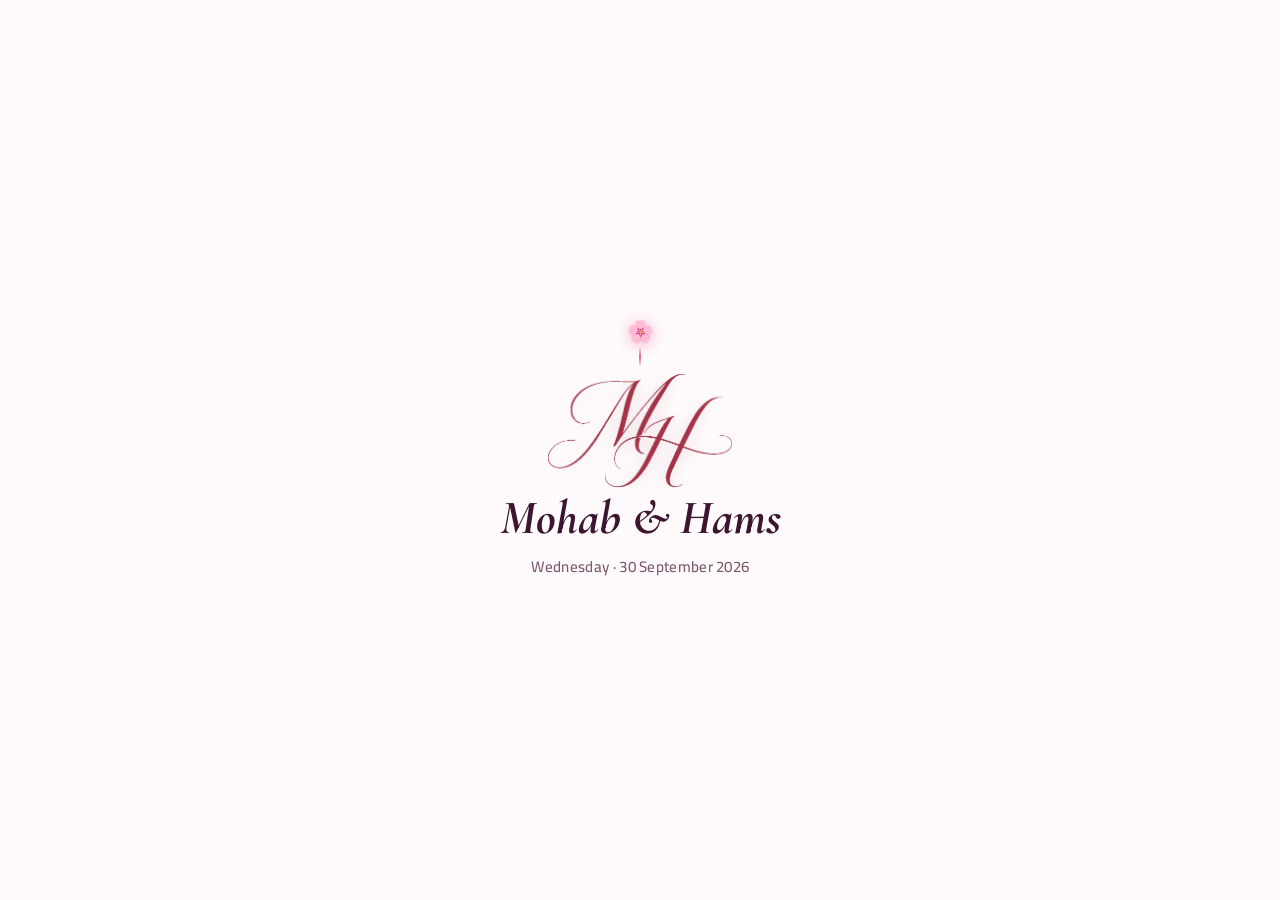
<file: index.html>
<!DOCTYPE html>
<html lang="en" dir="ltr">
  <head>
    <meta charset="UTF-8" />
    <script src="js/theme-init.js"></script>
    <meta name="viewport" content="width=device-width, initial-scale=1, viewport-fit=cover" />
    <meta name="theme-color" content="#fff0f6" />
    <meta name="description" content="You're invited to Hams&Mohab Wedding — 30 September 2026" />
    <title>Hams&Mohab Wedding</title>
    <meta property="og:type" content="website" />
    <meta property="og:site_name" content="Hams&Mohab Wedding" />
    <meta property="og:title" content="Hams&Mohab Wedding" />
    <meta
      property="og:description"
      content="Join us on 30 September 2026 · Choose Arabic or English invitation"
    />
    <meta property="og:url" content="https://project-2zfzh.vercel.app/" />
    <meta property="og:image" content="https://project-2zfzh.vercel.app/assets/og-invite.png?v=3" />
    <meta property="og:image:width" content="1200" />
    <meta property="og:image:height" content="630" />
    <meta name="twitter:card" content="summary_large_image" />
    <meta name="twitter:title" content="Hams&Mohab Wedding" />
    <meta
      name="twitter:description"
      content="Join us on 30 September 2026 · Choose Arabic or English invitation"
    />
    <meta name="twitter:image" content="https://project-2zfzh.vercel.app/assets/og-invite.png?v=3" />
    <link rel="preconnect" href="https://fonts.googleapis.com" />
    <link rel="preconnect" href="https://fonts.gstatic.com" crossorigin />
    <link
      href="https://fonts.googleapis.com/css2?family=Cairo:wght@400;600;700&family=Cormorant+Garamond:ital,wght@1,600;1,700&display=swap"
      rel="stylesheet"
    />
    <link rel="stylesheet" href="css/styles.css" />
    <script src="config.js"></script>
    <script src="js/theme.js"></script>
    <script src="js/splash.js"></script>
    <script src="js/landing-audio.js"></script>
    <script src="js/parallax.js"></script>
  </head>
  <body class="is-ltr landing-page">
    <div class="page-bg" aria-hidden="true"></div>
    <div class="sparkles" aria-hidden="true">
      <span>✨</span><span>💫</span><span>💍</span>
    </div>

    <main class="landing">
      <p class="landing-eyebrow">💍 Wedding invitation</p>
      <div class="couple-logo-wrap couple-logo-wrap--landing">
        <img
          class="couple-logo couple-logo--theme-light"
          src="assets/logo/mh-monogram.png"
          alt=""
          decoding="async"
        />
        <img
          class="couple-logo couple-logo--theme-dark"
          src="assets/logo/mh-monogram-glow.png"
          alt=""
          decoding="async"
        />
      </div>
      <h1 class="landing-title">Mohab <span>&</span> Hams</h1>
      <p class="landing-date">Wednesday · 30 September 2026</p>
      <p class="landing-lead">Choose your language</p>

      <div class="landing-links">
        <a class="landing-btn landing-btn-ar" href="ar.html">
          <span class="landing-btn-emoji">💌</span>
          <span class="landing-btn-label">الدعوة بالعربية</span>
          <span class="landing-btn-sub" lang="ar" dir="rtl">مهاب و همس</span>
        </a>
        <a class="landing-btn landing-btn-en" href="en.html">
          <span class="landing-btn-emoji">💌</span>
          <span class="landing-btn-label">English invitation</span>
          <span class="landing-btn-sub">Mohab & Hams</span>
        </a>
      </div>
    </main>
  </body>
</html>
</file>
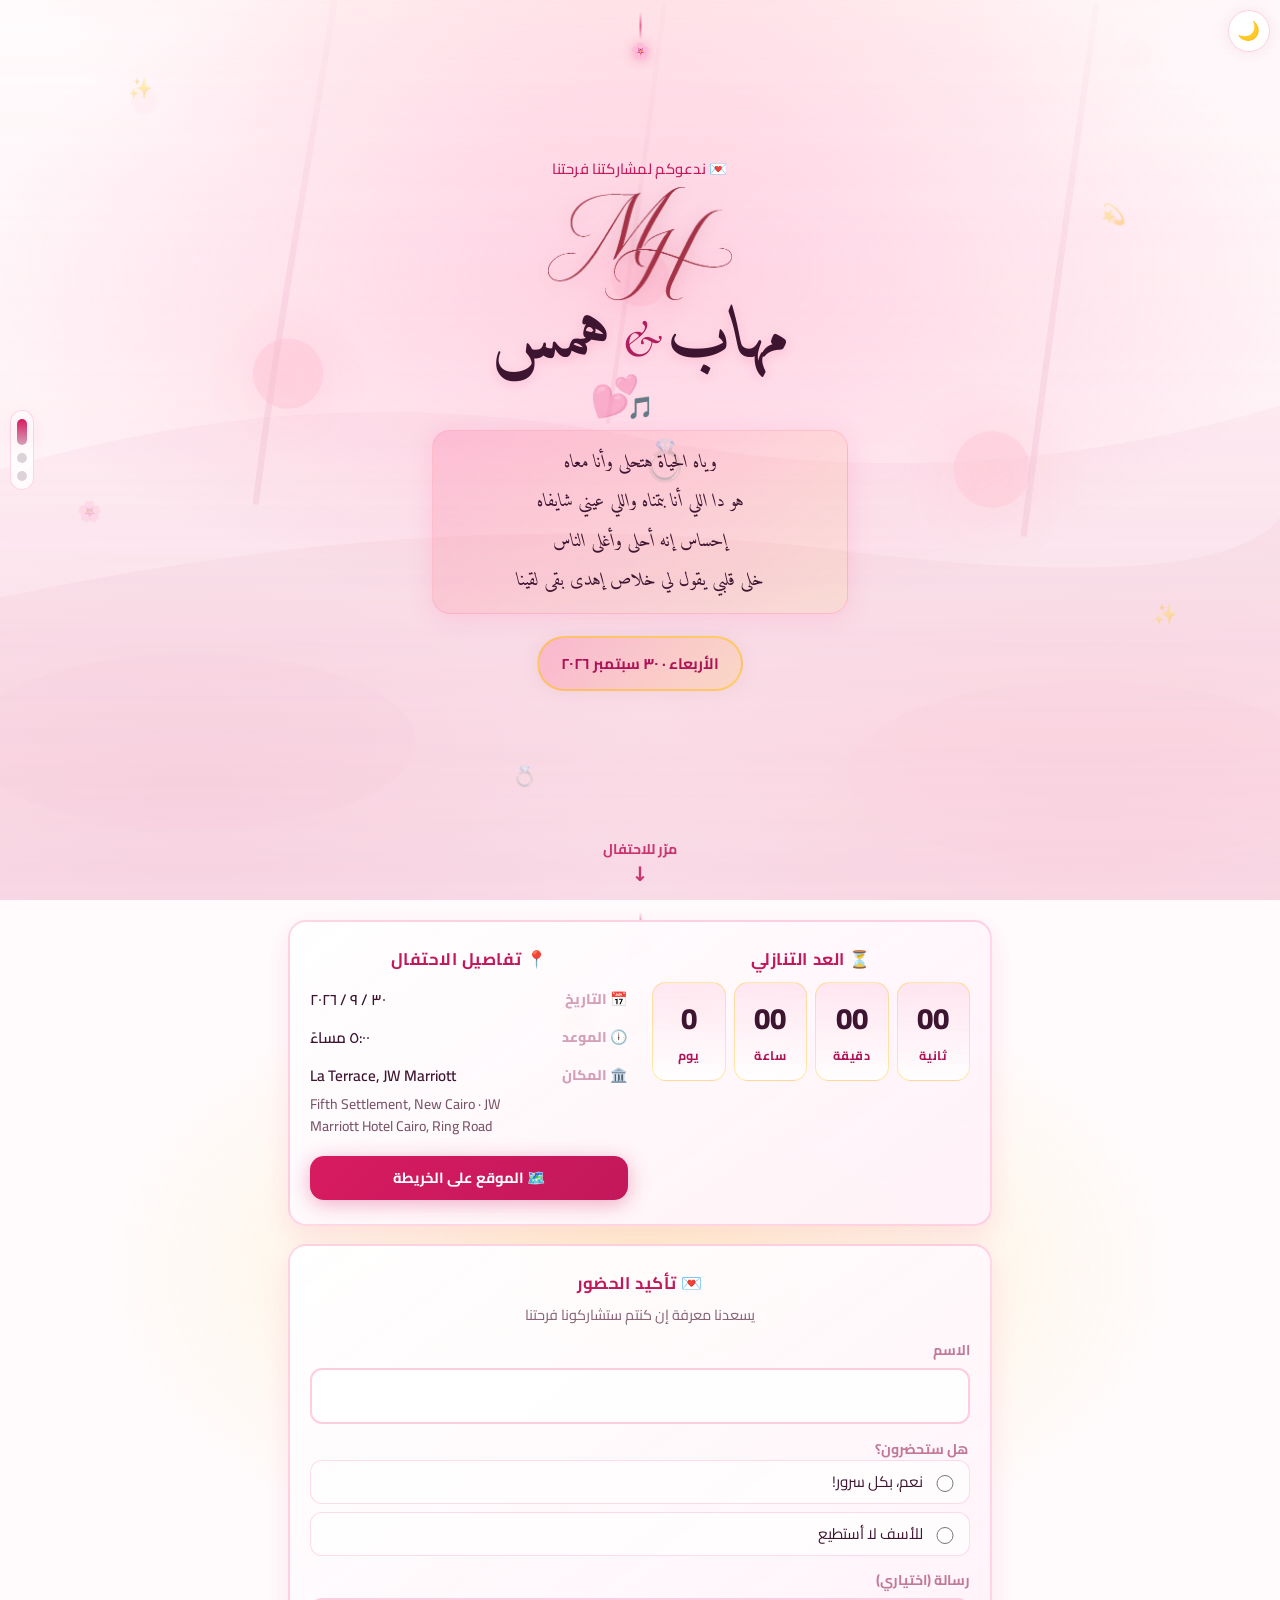
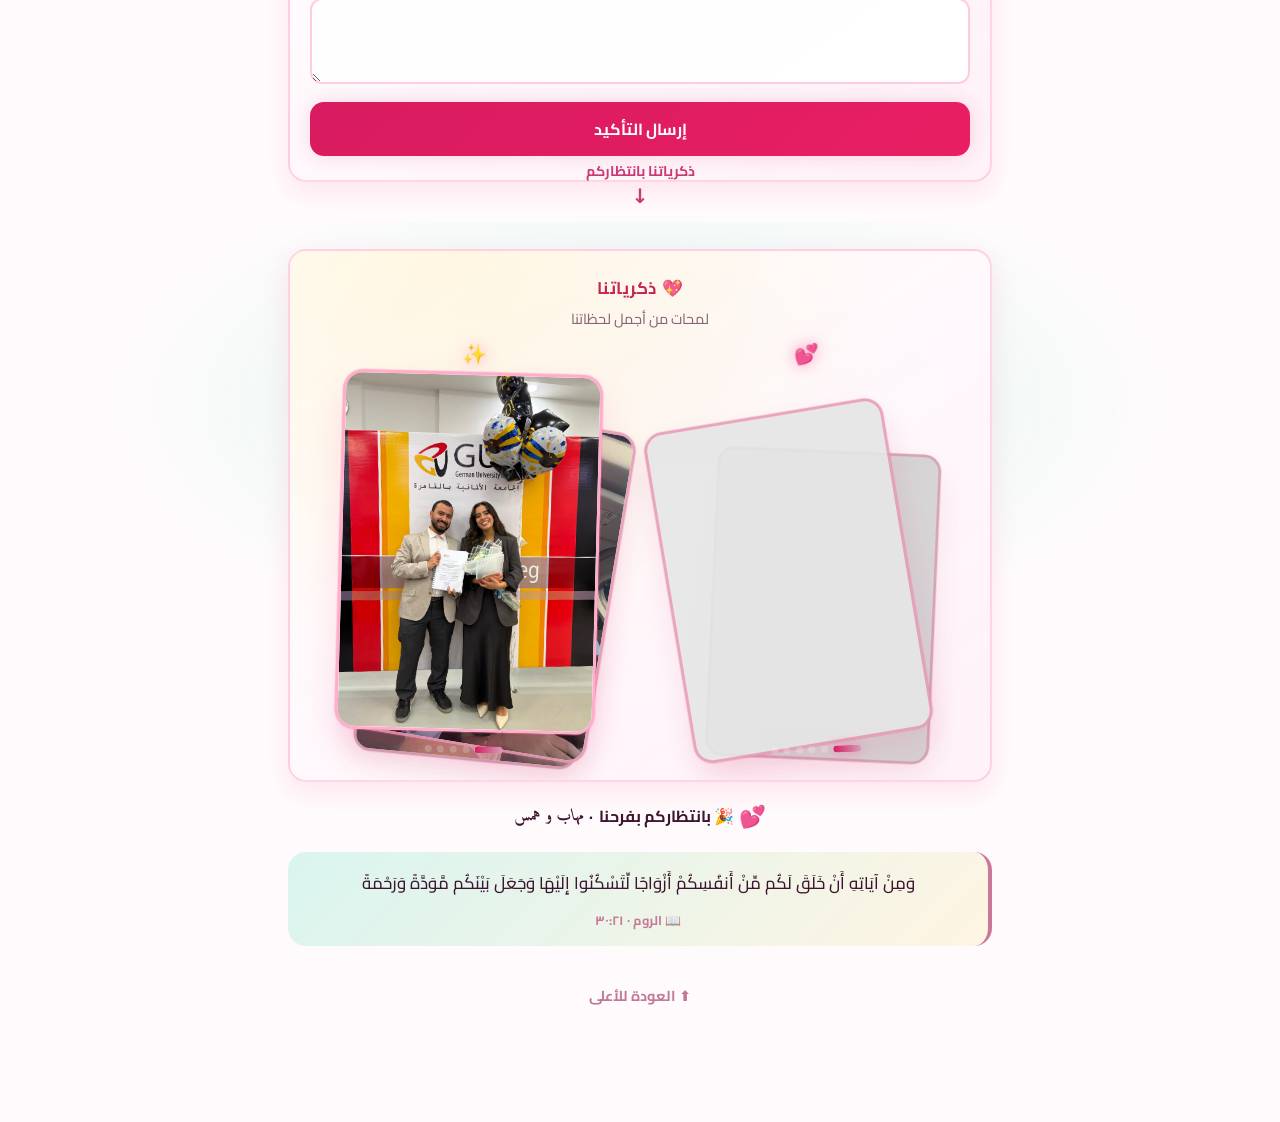
<file: ar.html>
<!DOCTYPE html>
<html lang="ar" dir="rtl" data-invite-lang="ar" class="scroll-story-root">
  <head>
    <meta charset="UTF-8" />
    <script src="js/theme-init.js"></script>
    <meta name="viewport" content="width=device-width, initial-scale=1, viewport-fit=cover" />
    <meta name="theme-color" content="#fff0f6" />
    <meta name="description" content="أنتم مدعوون لمشاركتنا فرحة همس و مهاب — ٣٠ سبتمبر ٢٠٢٦" id="meta-description" />
    <title>Hams&Mohab Wedding</title>
    <meta property="og:type" content="website" />
    <meta property="og:site_name" content="Hams&Mohab Wedding" />
    <meta property="og:title" content="Hams&Mohab Wedding" />
    <meta
      property="og:description"
      content="٣٠ سبتمبر ٢٠٢٦ · La Terrace, JW Marriott, Cairo"
    />
    <meta property="og:url" content="https://project-2zfzh.vercel.app/ar.html" />
    <meta property="og:image" content="https://project-2zfzh.vercel.app/assets/og-invite.png?v=3" />
    <meta property="og:image:width" content="1200" />
    <meta property="og:image:height" content="630" />
    <meta name="twitter:card" content="summary_large_image" />
    <meta name="twitter:title" content="Hams&Mohab Wedding" />
    <meta
      name="twitter:description"
      content="٣٠ سبتمبر ٢٠٢٦ · La Terrace, JW Marriott, Cairo"
    />
    <meta name="twitter:image" content="https://project-2zfzh.vercel.app/assets/og-invite.png?v=3" />
    <link rel="preconnect" href="https://fonts.googleapis.com" />
    <link rel="preconnect" href="https://fonts.gstatic.com" crossorigin />
    <link
      href="https://fonts.googleapis.com/css2?family=Amiri:ital,wght@0,400;0,700;1,400;1,700&family=Cairo:wght@400;600;700&family=Cormorant+Garamond:ital,wght@1,500;1,600;1,700&display=swap"
      rel="stylesheet"
    />
    <link rel="stylesheet" href="css/styles.css" />
    <script src="config.js"></script>
    <script src="js/theme.js"></script>
  </head>
  <body>
    <div class="page-bg" aria-hidden="true"></div>
    <div class="sparkles" aria-hidden="true">
      <span>✨</span><span>💫</span><span>🌸</span><span>✨</span><span>💍</span>
    </div>

    <section class="scroll-act scroll-act--invite" id="act-1" data-act="1" aria-label="الدعوة">
      <div class="act-burst" aria-hidden="true"></div>
      <div class="act-deco act-deco--rings" aria-hidden="true">
        <span class="ring ring-1">💍</span>
        <span class="ring ring-2">💕</span>
      </div>

      <div class="act-inner">
        <header class="hero" id="top">
          <p class="hero-eyebrow anim-item" id="hero-eyebrow" style="--i: 0">💌 ندعوكم لمشاركتنا فرحتنا</p>
          <div class="couple-logo-wrap anim-item" style="--i: 1">
            <img
              class="couple-logo couple-logo--theme-light"
              src="assets/logo/mh-monogram.png"
              alt=""
              decoding="async"
            />
            <img
              class="couple-logo couple-logo--theme-dark"
              src="assets/logo/mh-monogram-glow.png"
              alt=""
              decoding="async"
            />
          </div>
          <h1 class="hero-names anim-item" style="--i: 2">
            <span class="name name-groom" id="groom-name">مهاب</span>
            <span class="ampersand" aria-hidden="true">&</span>
            <span class="name name-bride" id="bride-name">همس</span>
          </h1>
          <p class="hero-tagline anim-item" id="hero-tagline" hidden style="--i: 3"></p>
          <blockquote class="hero-lyrics anim-item" id="hero-lyrics" aria-label="كلمات الأغنية" style="--i: 4">
            <span class="hero-lyrics-badge" aria-hidden="true">🎵</span>
            <div class="hero-lyrics-text" id="hero-lyrics-text"></div>
          </blockquote>
          <div class="hero-date-block anim-item" style="--i: 5">
            <time class="hero-date" id="wedding-date" datetime="2026-09-30" lang="ar">
              الأربعاء · ٣٠ سبتمبر ٢٠٢٦
            </time>
          </div>
        </header>
      </div>

      <a class="scroll-hint" href="#act-2">
        <span class="scroll-hint-text" id="scroll-hint-1">Scroll to celebrate</span>
        <span class="scroll-hint-icon" aria-hidden="true">↓</span>
      </a>
    </section>

    <section class="scroll-act scroll-act--party" id="act-2" data-act="2" aria-label="تفاصيل الاحتفال والتأكيد">
      <div class="act-burst" aria-hidden="true"></div>
      <div class="act-deco act-deco--confetti" aria-hidden="true">🎊 🥂 🎉</div>

      <div class="act-inner act-inner--cards">
        <section class="card party-hub-card anim-item" style="--i: 0" aria-label="Celebration details">
          <div class="party-hub-grid">
            <div class="party-hub-block party-hub-block--countdown" aria-labelledby="countdown-heading">
              <h2 id="countdown-heading" class="section-title">Countdown</h2>
              <div class="countdown countdown-ltr" id="countdown" role="timer" aria-live="polite">
                <div class="countdown-unit anim-item" style="--i: 1">
                  <span class="countdown-value" id="cd-days">—</span>
                  <span class="countdown-label" data-ui="days">Days</span>
                </div>
                <div class="countdown-unit anim-item" style="--i: 2">
                  <span class="countdown-value" id="cd-hours">—</span>
                  <span class="countdown-label" data-ui="hours">Hours</span>
                </div>
                <div class="countdown-unit anim-item" style="--i: 3">
                  <span class="countdown-value" id="cd-mins">—</span>
                  <span class="countdown-label" data-ui="minutes">Minutes</span>
                </div>
                <div class="countdown-unit anim-item" style="--i: 4">
                  <span class="countdown-value" id="cd-secs">—</span>
                  <span class="countdown-label" data-ui="seconds">Seconds</span>
                </div>
              </div>
            </div>
            <div class="party-hub-block party-hub-block--details" aria-labelledby="details-heading">
              <h2 id="details-heading" class="section-title">Celebration details</h2>
              <dl class="details-list">
                <div class="details-row">
                  <dt data-ui="labelDate">التاريخ</dt>
                  <dd id="detail-date" lang="ar">٣٠ / ٩ / ٢٠٢٦</dd>
                </div>
                <div class="details-row">
                  <dt data-ui="labelTime">الموعد</dt>
                  <dd id="detail-time" lang="ar">٥:٠٠ مساءً</dd>
                </div>
                <div class="details-row">
                  <dt data-ui="labelVenue">المكان</dt>
                  <dd>
                    <span id="venue-name" lang="en">La Terrace, JW Marriott</span>
                    <span class="details-sub" id="venue-area" lang="en">Fifth Settlement, New Cairo</span>
                  </dd>
                </div>
              </dl>
              <a class="btn btn-maps btn-maps--compact anim-item" style="--i: 5" id="maps-link" href="https://www.google.com/maps/place/Club+House/@30.07078,31.4359958,18z/data=!4m6!3m5!1s0x145817197b9f1de9:0x1bf309708d796b1f!8m2!3d30.0699596!4d31.4344754!16s%2Fg%2F11vdbcj_fv?entry=ttu&g_ep=EgoyMDI2MDUyNi4wIKXMDSoASAFQAw%3D%3D" target="_blank" rel="noopener noreferrer">Open location in Maps</a>
            </div>
          </div>
        </section>

        <section class="card rsvp-card anim-item" style="--i: 6" id="rsvp-section" aria-labelledby="rsvp-heading">
          <h2 id="rsvp-heading" class="section-title">💌 تأكيد الحضور</h2>
          <p class="section-lead" id="rsvp-lead">يسعدنا معرفة إن كنتم ستشاركونا فرحتنا</p>
          <form class="rsvp-form" id="rsvp-form">
            <label class="rsvp-field">
              <span class="rsvp-label" id="rsvp-label-name">الاسم</span>
              <input type="text" name="name" id="rsvp-name" required autocomplete="name" />
            </label>
            <fieldset class="rsvp-field">
              <legend class="rsvp-label" id="rsvp-label-attending">هل ستحضرون؟</legend>
              <div class="rsvp-radio-group">
                <label class="rsvp-radio">
                  <input type="radio" name="attending" value="Yes" required />
                  <span id="rsvp-attending-yes">نعم، بكل سرور!</span>
                </label>
                <label class="rsvp-radio">
                  <input type="radio" name="attending" value="No" />
                  <span id="rsvp-attending-no">للأسف لا أستطيع</span>
                </label>
              </div>
            </fieldset>
            <label class="rsvp-field">
              <span class="rsvp-label" id="rsvp-label-message">رسالة (اختياري)</span>
              <textarea name="message" id="rsvp-message" rows="2"></textarea>
            </label>
            <button type="submit" class="btn btn-rsvp" id="rsvp-submit">إرسال التأكيد</button>
          </form>
          <p class="rsvp-status" id="rsvp-status" hidden role="status"></p>
        </section>
      </div>

      <a class="scroll-hint" href="#act-3">
        <span class="scroll-hint-text" id="scroll-hint-2">Our memories await</span>
        <span class="scroll-hint-icon" aria-hidden="true">↓</span>
      </a>
    </section>

    <section class="scroll-act scroll-act--memories" id="act-3" data-act="3" aria-label="الذكريات">
      <div class="act-burst" aria-hidden="true"></div>
      <div class="act-deco act-deco--hearts" aria-hidden="true">💖 💕 💖</div>

      <div class="act-inner act-inner--tall">
        <section class="card gallery-card anim-item" style="--i: 0" aria-labelledby="gallery-heading">
          <h2 id="gallery-heading" class="section-title">Our memories</h2>
          <p class="section-lead" id="gallery-lead">A little stack of our favorite moments</p>
          <div class="photo-gallery" id="photo-gallery">
            <div class="photo-gallery-grid">
              <div class="photo-stack-column photo-stack-column--left">
                <p class="photo-stack-side-label" id="stack-label-left" aria-hidden="true">✦</p>
                <div class="photo-stack-stage" data-stack-stage="left" tabindex="0"></div>
                <div class="photo-stack-dots" data-stack-dots="left" role="tablist"></div>
              </div>
              <div class="photo-stack-column photo-stack-column--right">
                <p class="photo-stack-side-label" id="stack-label-right" aria-hidden="true">✦</p>
                <div class="photo-stack-stage" data-stack-stage="right" tabindex="0"></div>
                <div class="photo-stack-dots" data-stack-dots="right" role="tablist"></div>
              </div>
            </div>
          </div>
        </section>

        <footer class="site-footer anim-item" style="--i: 1">
          <p class="footer-awaiting">
            <span class="footer-emoji" id="footer-emoji" aria-hidden="true">💕</span>
            <span id="footer-line">🎉 بانتظاركم بفرحنا</span>
            <span class="footer-dot" aria-hidden="true"> · </span>
            <span id="footer-names">مهاب و همس</span>
          </p>
          <blockquote class="quran-verse" id="quran-verse" cite="https://quran.com/ar/30/21">
            <p class="quran-text" id="quran-text" lang="ar"></p>
            <cite class="quran-ref" id="quran-ref"></cite>
          </blockquote>
          <a class="back-top" href="#act-1" id="back-to-top">Back to top</a>
        </footer>
      </div>
    </section>

    <script src="config.js"></script>
    <script src="js/main.js"></script>
    <script src="js/rsvp.js"></script>
    <script src="js/parallax.js"></script>
    <script src="js/scroll-acts.js"></script>
    <script src="js/audio.js"></script>
  </body>
</html>
</file>
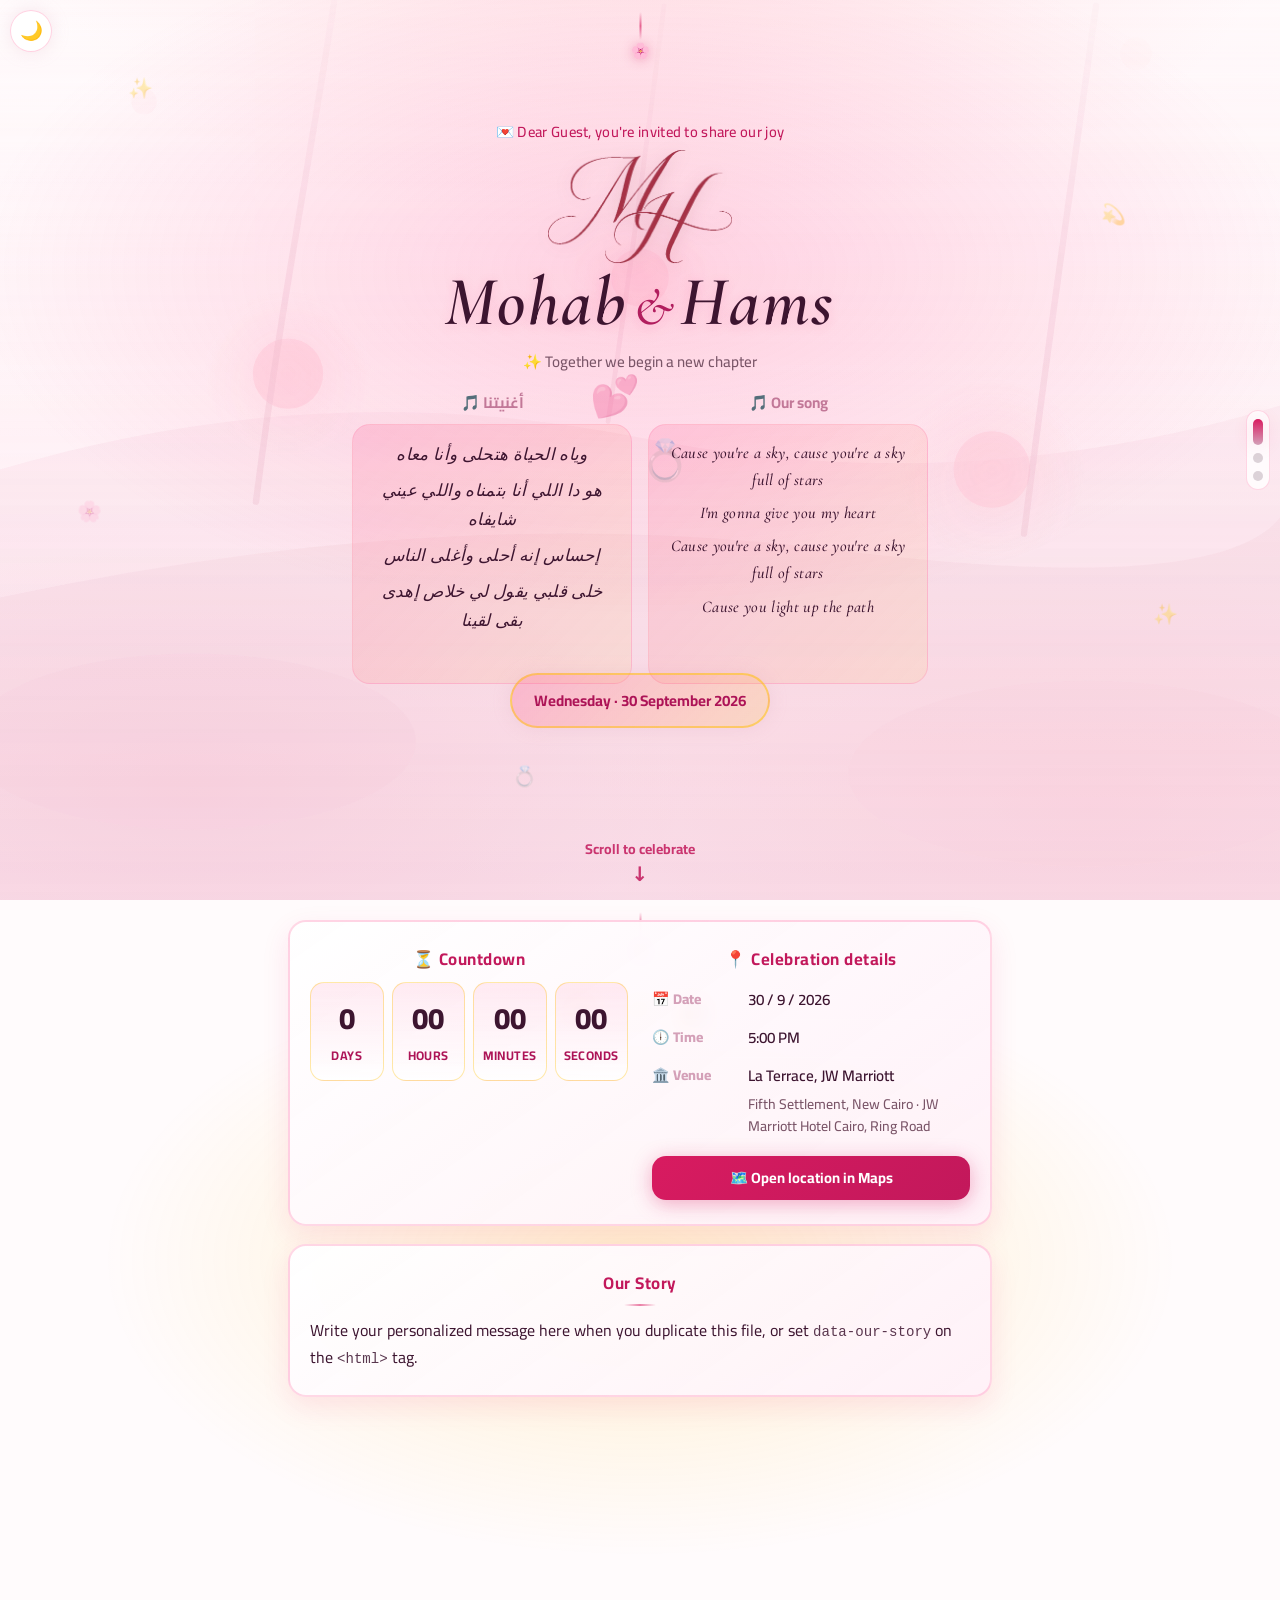
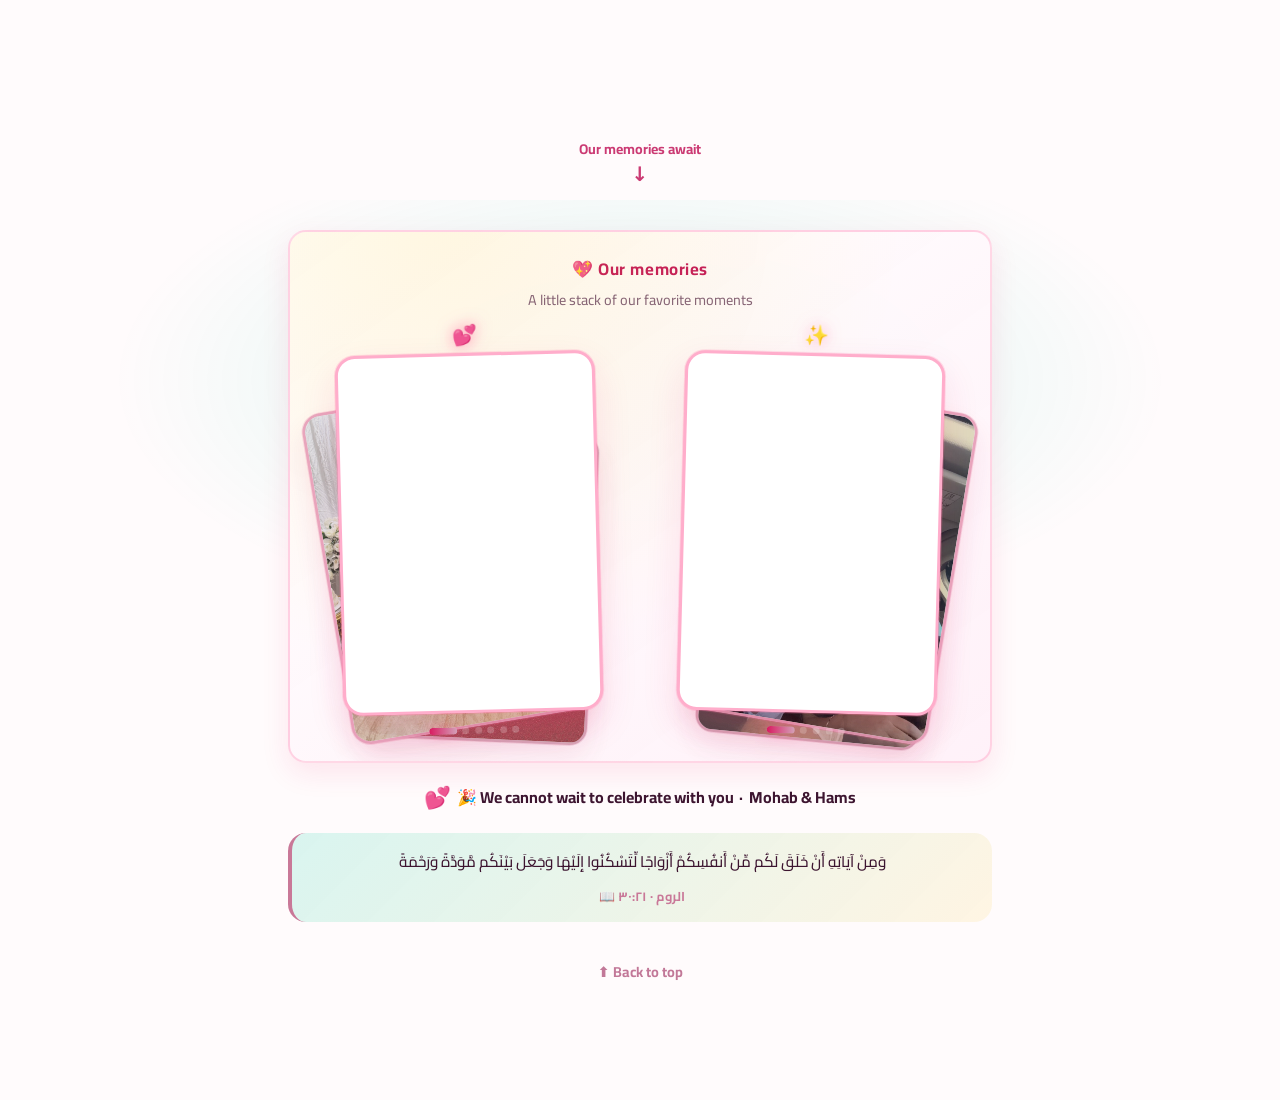
<file: special/TEMPLATE.html>
<!DOCTYPE html>
<!--
  SPECIAL INVITE — duplicate with a secret filename (e.g. special/a8f3-khaled.html)

  Per guest, edit the <html> attributes (or the Our Story card below):
  - data-guest-name="Khaled" — Act 1 eyebrow (unless data-guest-message is set)
  - data-guest-message="" — optional full custom Act 1 eyebrow
  - data-our-story-title="Our Story" — optional Act 2 card title
  - data-our-story="" — your message; use blank lines for new paragraphs
    Example: data-our-story="We met in 2019…\n\nYou have been part of our journey…"
  Or leave data-our-story empty and edit #our-story-body HTML in the duplicated file.

  Share the private URL only. Do NOT deploy until finalized.
-->
<html
  lang="en"
  dir="ltr"
  data-invite-lang="en"
  data-invite-type="special"
  data-guest-name="Dear Guest"
  data-guest-message=""
  data-our-story-title="Our Story"
  data-our-story=""
  class="scroll-story-root"
>
  <head>
    <meta charset="UTF-8" />
    <script src="../js/theme-init.js"></script>
    <meta name="viewport" content="width=device-width, initial-scale=1, viewport-fit=cover" />
    <meta name="theme-color" content="#fff0f6" />
    <meta name="robots" content="noindex, nofollow" />
    <meta
      name="description"
      content="You're invited to Hams&Mohab Wedding — 30 September 2026"
      id="meta-description"
    />
    <title>Hams&Mohab Wedding</title>
    <meta property="og:type" content="website" />
    <meta property="og:site_name" content="Hams&Mohab Wedding" />
    <meta property="og:title" content="Hams&Mohab Wedding" />
    <meta
      property="og:description"
      content="Join us on 30 September 2026 · La Terrace, JW Marriott, Cairo"
    />
    <meta property="og:image" content="https://project-2zfzh.vercel.app/assets/og-invite.png?v=3" />
    <meta name="twitter:card" content="summary_large_image" />
    <meta name="twitter:image" content="https://project-2zfzh.vercel.app/assets/og-invite.png?v=3" />
    <link rel="preconnect" href="https://fonts.googleapis.com" />
    <link rel="preconnect" href="https://fonts.gstatic.com" crossorigin />
    <link
      href="https://fonts.googleapis.com/css2?family=Amiri:ital,wght@0,400;0,700;1,400;1,700&family=Cairo:wght@400;600;700&family=Cormorant+Garamond:ital,wght@1,500;1,600;1,700&display=swap"
      rel="stylesheet"
    />
    <link rel="stylesheet" href="../css/styles.css" />
    <script src="../config.js"></script>
    <script src="../js/theme.js"></script>
  </head>
  <body class="is-ltr is-special-invite">
    <div class="page-bg" aria-hidden="true"></div>
    <div class="sparkles" aria-hidden="true">
      <span>✨</span><span>💫</span><span>🌸</span><span>✨</span><span>💍</span>
    </div>

    <!-- ACT 1 · The invitation -->
    <section class="scroll-act scroll-act--invite" id="act-1" data-act="1" aria-label="The invitation">
      <div class="act-burst" aria-hidden="true"></div>
      <div class="act-deco act-deco--rings" aria-hidden="true">
        <span class="ring ring-1">💍</span>
        <span class="ring ring-2">💕</span>
      </div>

      <div class="act-inner">
        <header class="hero" id="top">
          <p class="hero-eyebrow anim-item" id="hero-eyebrow" style="--i: 0">💌 We invite you to share our joy</p>
          <div class="couple-logo-wrap anim-item" style="--i: 1">
            <img
              class="couple-logo couple-logo--theme-light"
              src="../assets/logo/mh-monogram.png"
              alt=""
              decoding="async"
            />
            <img
              class="couple-logo couple-logo--theme-dark"
              src="../assets/logo/mh-monogram-glow.png"
              alt=""
              decoding="async"
            />
          </div>
          <h1 class="hero-names anim-item" style="--i: 2">
            <span class="name name-groom" id="groom-name">Mohab</span>
            <span class="ampersand" aria-hidden="true">&</span>
            <span class="name name-bride" id="bride-name">Hams</span>
          </h1>
          <p class="hero-tagline anim-item" id="hero-tagline" style="--i: 3">✨ Together we begin a new chapter</p>
          <blockquote class="hero-lyrics anim-item" id="hero-lyrics" hidden aria-hidden="true" style="--i: 4">
            <span class="hero-lyrics-badge" aria-hidden="true">🎵</span>
            <div class="hero-lyrics-text" id="hero-lyrics-text"></div>
          </blockquote>
          <div class="dual-lyrics anim-item" id="dual-lyrics" aria-label="Our songs" style="--i: 5">
            <blockquote class="lyrics-panel lyrics-panel-ar">
              <h3 class="lyrics-panel-title" id="dual-lyrics-title-ar">🎵 أغنيتنا</h3>
              <div class="lyrics-panel-text" id="lyrics-ar-text"></div>
            </blockquote>
            <blockquote class="lyrics-panel lyrics-panel-en">
              <h3 class="lyrics-panel-title" id="dual-lyrics-title-en">🎵 Our song</h3>
              <div class="lyrics-panel-text" id="lyrics-en-text"></div>
            </blockquote>
          </div>
          <div class="hero-date-block anim-item" style="--i: 6">
            <time class="hero-date" id="wedding-date" datetime="2026-09-30" lang="en">
              Wednesday · 30 September 2026
            </time>
          </div>
        </header>
      </div>

      <a class="scroll-hint" href="#act-2">
        <span class="scroll-hint-text" id="scroll-hint-1">Scroll to celebrate</span>
        <span class="scroll-hint-icon" aria-hidden="true">↓</span>
      </a>
    </section>

    <!-- ACT 2 · Celebration details & our story -->
    <section class="scroll-act scroll-act--party" id="act-2" data-act="2" aria-label="Celebration details and our story">
      <div class="act-burst" aria-hidden="true"></div>
      <div class="act-deco act-deco--confetti" aria-hidden="true">🎊 🥂 🎉</div>

      <div class="act-inner act-inner--cards">
        <section class="card party-hub-card anim-item" style="--i: 0" aria-label="Celebration details">
          <div class="party-hub-grid">
            <div class="party-hub-block party-hub-block--countdown" aria-labelledby="countdown-heading">
              <h2 id="countdown-heading" class="section-title">Countdown</h2>
              <div class="countdown countdown-ltr" id="countdown" role="timer" aria-live="polite">
                <div class="countdown-unit anim-item" style="--i: 1">
                  <span class="countdown-value" id="cd-days">—</span>
                  <span class="countdown-label" data-ui="days">Days</span>
                </div>
                <div class="countdown-unit anim-item" style="--i: 2">
                  <span class="countdown-value" id="cd-hours">—</span>
                  <span class="countdown-label" data-ui="hours">Hours</span>
                </div>
                <div class="countdown-unit anim-item" style="--i: 3">
                  <span class="countdown-value" id="cd-mins">—</span>
                  <span class="countdown-label" data-ui="minutes">Minutes</span>
                </div>
                <div class="countdown-unit anim-item" style="--i: 4">
                  <span class="countdown-value" id="cd-secs">—</span>
                  <span class="countdown-label" data-ui="seconds">Seconds</span>
                </div>
              </div>
            </div>
            <div class="party-hub-block party-hub-block--details" aria-labelledby="details-heading">
              <h2 id="details-heading" class="section-title">Celebration details</h2>
              <dl class="details-list">
                <div class="details-row">
                  <dt data-ui="labelDate">Date</dt>
                  <dd id="detail-date" lang="en">30 / 9 / 2026</dd>
                </div>
                <div class="details-row">
                  <dt data-ui="labelTime">Time</dt>
                  <dd id="detail-time" lang="en">5:00 PM</dd>
                </div>
                <div class="details-row">
                  <dt data-ui="labelVenue">Venue</dt>
                  <dd>
                    <span id="venue-name" lang="en">La Terrace, JW Marriott</span>
                    <span class="details-sub" id="venue-area" lang="en">Fifth Settlement, New Cairo</span>
                  </dd>
                </div>
              </dl>
              <a
                class="btn btn-maps btn-maps--compact anim-item"
                style="--i: 5"
                id="maps-link"
                href="https://www.google.com/maps/place/Club+House/@30.07078,31.4359958,18z/data=!4m6!3m5!1s0x145817197b9f1de9:0x1bf309708d796b1f!8m2!3d30.0699596!4d31.4344754!16s%2Fg%2F11vdbcj_fv?entry=ttu&g_ep=EgoyMDI2MDUyNi4wIKXMDSoASAFQAw%3D%3D"
                target="_blank"
                rel="noopener noreferrer"
              >
                Open location in Maps
              </a>
            </div>
          </div>
        </section>

        <section
          class="card our-story-card anim-item"
          style="--i: 6"
          id="our-story-section"
          aria-labelledby="our-story-heading"
        >
          <h2 id="our-story-heading" class="section-title">Our Story</h2>
          <div class="our-story-body" id="our-story-body">
            <p>
              Write your personalized message here when you duplicate this file, or set
              <code>data-our-story</code> on the <code>&lt;html&gt;</code> tag.
            </p>
          </div>
        </section>
      </div>

      <a class="scroll-hint" href="#act-3">
        <span class="scroll-hint-text" id="scroll-hint-2">Our memories await</span>
        <span class="scroll-hint-icon" aria-hidden="true">↓</span>
      </a>
    </section>

    <!-- ACT 3 · Memories -->
    <section class="scroll-act scroll-act--memories" id="act-3" data-act="3" aria-label="Memories">
      <div class="act-burst" aria-hidden="true"></div>
      <div class="act-deco act-deco--hearts" aria-hidden="true">💖 💕 💖</div>

      <div class="act-inner act-inner--tall">
        <section class="card gallery-card anim-item" style="--i: 0" aria-labelledby="gallery-heading">
          <h2 id="gallery-heading" class="section-title">Our memories</h2>
          <p class="section-lead" id="gallery-lead">A little stack of our favorite moments</p>
          <div class="photo-gallery" id="photo-gallery">
            <div class="photo-gallery-grid">
              <div class="photo-stack-column photo-stack-column--left">
                <p class="photo-stack-side-label" id="stack-label-left" aria-hidden="true">✦</p>
                <div class="photo-stack-stage" data-stack-stage="left" tabindex="0"></div>
                <div class="photo-stack-dots" data-stack-dots="left" role="tablist"></div>
              </div>
              <div class="photo-stack-column photo-stack-column--right">
                <p class="photo-stack-side-label" id="stack-label-right" aria-hidden="true">✦</p>
                <div class="photo-stack-stage" data-stack-stage="right" tabindex="0"></div>
                <div class="photo-stack-dots" data-stack-dots="right" role="tablist"></div>
              </div>
            </div>
          </div>
        </section>

        <footer class="site-footer anim-item" style="--i: 1">
          <p class="footer-awaiting">
            <span class="footer-emoji" id="footer-emoji" aria-hidden="true">💕</span>
            <span id="footer-line">🎉 We cannot wait to celebrate with you</span>
            <span class="footer-dot" aria-hidden="true"> · </span>
            <span id="footer-names">Mohab & Hams</span>
          </p>
          <blockquote class="quran-verse" id="quran-verse" cite="https://quran.com/ar/30/21">
            <p class="quran-text" id="quran-text" lang="ar"></p>
            <cite class="quran-ref" id="quran-ref"></cite>
          </blockquote>
          <a class="back-top" href="#act-1" id="back-to-top">Back to top</a>
        </footer>
      </div>
    </section>

    <script src="../config.js"></script>
    <script src="../js/main.js"></script>
    <script src="../js/parallax.js"></script>
    <script src="../js/scroll-acts.js"></script>
  </body>
</html>
</file>
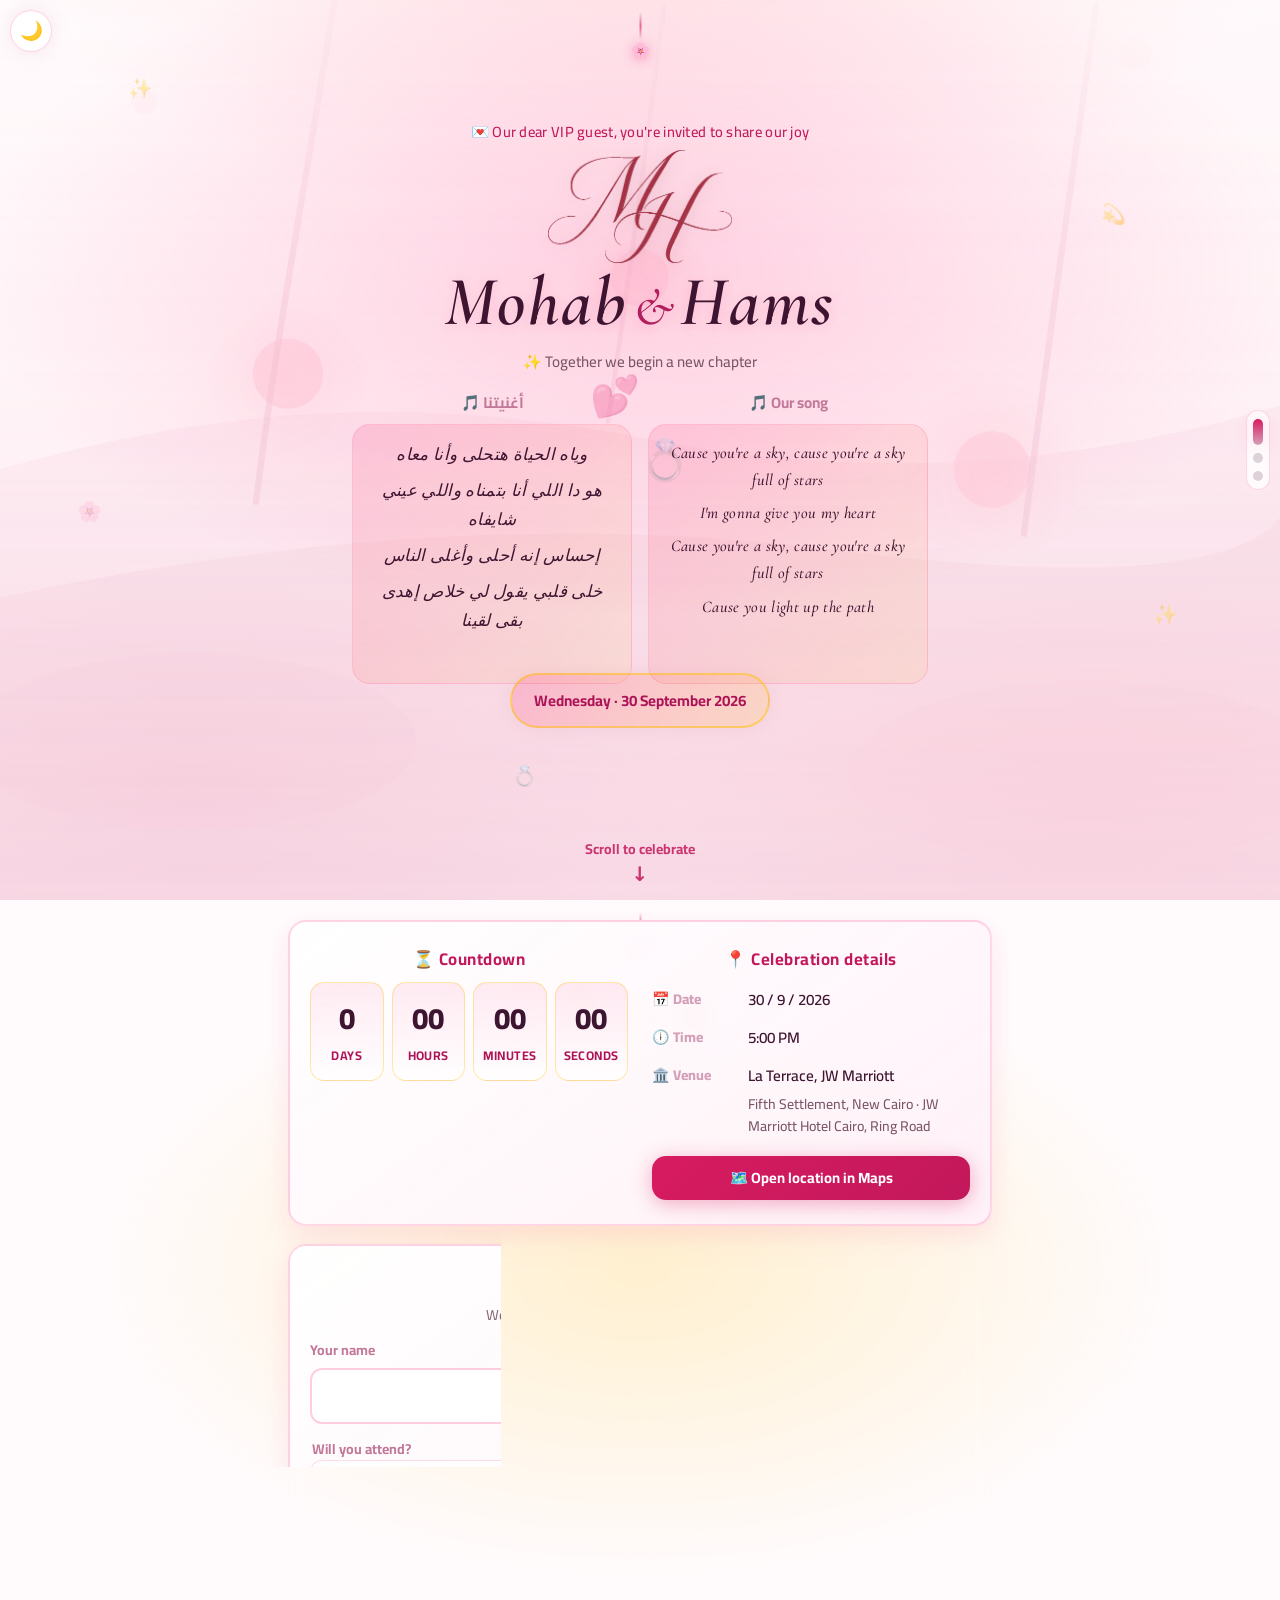
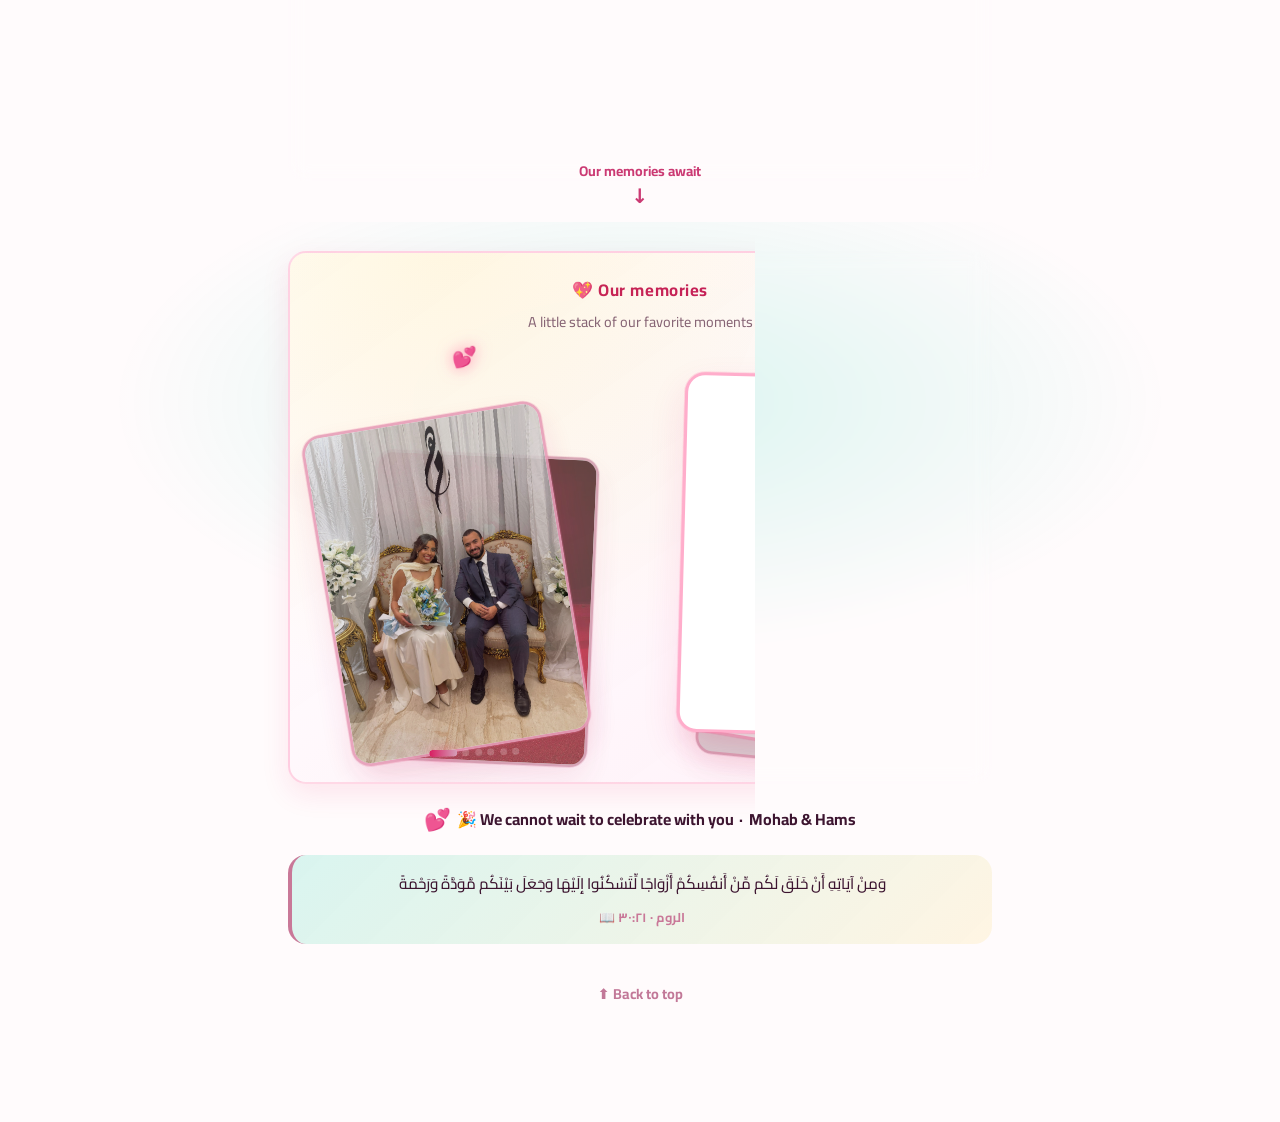
<file: special/vip-x7k9m2.html>
<!DOCTYPE html>
<!--
  SPECIAL INVITE — duplicate with a secret filename (e.g. special/a8f3-khaled.html)
  Set data-guest-name on <html>. Share the private URL only. Do NOT deploy until finalized.
-->
<html
  lang="en"
  dir="ltr"
  data-invite-lang="en"
  data-invite-type="special"
  data-guest-name="Our dear VIP guest"
  data-guest-message=""
  class="scroll-story-root"
>
  <head>
    <meta charset="UTF-8" />
    <script src="../js/theme-init.js"></script>
    <meta name="viewport" content="width=device-width, initial-scale=1, viewport-fit=cover" />
    <meta name="theme-color" content="#fff0f6" />
    <meta name="robots" content="noindex, nofollow" />
    <meta
      name="description"
      content="You're invited to Hams&Mohab Wedding — 30 September 2026"
      id="meta-description"
    />
    <title>Hams&Mohab Wedding</title>
    <meta property="og:type" content="website" />
    <meta property="og:site_name" content="Hams&Mohab Wedding" />
    <meta property="og:title" content="Hams&Mohab Wedding" />
    <meta
      property="og:description"
      content="Join us on 30 September 2026 · La Terrace, JW Marriott, Cairo"
    />
    <meta property="og:image" content="https://project-2zfzh.vercel.app/assets/og-invite.png?v=3" />
    <meta name="twitter:card" content="summary_large_image" />
    <meta name="twitter:image" content="https://project-2zfzh.vercel.app/assets/og-invite.png?v=3" />
    <link rel="preconnect" href="https://fonts.googleapis.com" />
    <link rel="preconnect" href="https://fonts.gstatic.com" crossorigin />
    <link
      href="https://fonts.googleapis.com/css2?family=Amiri:ital,wght@0,400;0,700;1,400;1,700&family=Cairo:wght@400;600;700&family=Cormorant+Garamond:ital,wght@1,500;1,600;1,700&display=swap"
      rel="stylesheet"
    />
    <link rel="stylesheet" href="../css/styles.css" />
    <script src="../config.js"></script>
    <script src="../js/theme.js"></script>
  </head>
  <body class="is-ltr is-special-invite">
    <div class="page-bg" aria-hidden="true"></div>
    <div class="sparkles" aria-hidden="true">
      <span>✨</span><span>💫</span><span>🌸</span><span>✨</span><span>💍</span>
    </div>

    <!-- ACT 1 · The invitation -->
    <section class="scroll-act scroll-act--invite" id="act-1" data-act="1" aria-label="The invitation">
      <div class="act-burst" aria-hidden="true"></div>
      <div class="act-deco act-deco--rings" aria-hidden="true">
        <span class="ring ring-1">💍</span>
        <span class="ring ring-2">💕</span>
      </div>

      <div class="act-inner">
        <header class="hero" id="top">
          <p class="hero-eyebrow anim-item" id="hero-eyebrow" style="--i: 0">💌 We invite you to share our joy</p>
          <div class="couple-logo-wrap anim-item" style="--i: 1">
            <img
              class="couple-logo couple-logo--theme-light"
              src="../assets/logo/mh-monogram.png"
              alt=""
              decoding="async"
            />
            <img
              class="couple-logo couple-logo--theme-dark"
              src="../assets/logo/mh-monogram-glow.png"
              alt=""
              decoding="async"
            />
          </div>
          <h1 class="hero-names anim-item" style="--i: 2">
            <span class="name name-groom" id="groom-name">Mohab</span>
            <span class="ampersand" aria-hidden="true">&</span>
            <span class="name name-bride" id="bride-name">Hams</span>
          </h1>
          <p class="hero-tagline anim-item" id="hero-tagline" style="--i: 3">✨ Together we begin a new chapter</p>
          <blockquote class="hero-lyrics anim-item" id="hero-lyrics" hidden aria-hidden="true" style="--i: 4">
            <span class="hero-lyrics-badge" aria-hidden="true">🎵</span>
            <div class="hero-lyrics-text" id="hero-lyrics-text"></div>
          </blockquote>
          <div class="dual-lyrics anim-item" id="dual-lyrics" aria-label="Our songs" style="--i: 5">
            <blockquote class="lyrics-panel lyrics-panel-ar">
              <h3 class="lyrics-panel-title" id="dual-lyrics-title-ar">🎵 أغنيتنا</h3>
              <div class="lyrics-panel-text" id="lyrics-ar-text"></div>
            </blockquote>
            <blockquote class="lyrics-panel lyrics-panel-en">
              <h3 class="lyrics-panel-title" id="dual-lyrics-title-en">🎵 Our song</h3>
              <div class="lyrics-panel-text" id="lyrics-en-text"></div>
            </blockquote>
          </div>
          <div class="hero-date-block anim-item" style="--i: 6">
            <time class="hero-date" id="wedding-date" datetime="2026-09-30" lang="en">
              Wednesday · 30 September 2026
            </time>
          </div>
        </header>
      </div>

      <a class="scroll-hint" href="#act-2">
        <span class="scroll-hint-text" id="scroll-hint-1">Scroll to celebrate</span>
        <span class="scroll-hint-icon" aria-hidden="true">↓</span>
      </a>
    </section>

    <!-- ACT 2 · The celebration & RSVP -->
    <section class="scroll-act scroll-act--party" id="act-2" data-act="2" aria-label="Celebration details and RSVP">
      <div class="act-burst" aria-hidden="true"></div>
      <div class="act-deco act-deco--confetti" aria-hidden="true">🎊 🥂 🎉</div>

      <div class="act-inner act-inner--cards">
        <section class="card party-hub-card anim-item" style="--i: 0" aria-label="Celebration details">
          <div class="party-hub-grid">
            <div class="party-hub-block party-hub-block--countdown" aria-labelledby="countdown-heading">
              <h2 id="countdown-heading" class="section-title">Countdown</h2>
              <div class="countdown countdown-ltr" id="countdown" role="timer" aria-live="polite">
                <div class="countdown-unit anim-item" style="--i: 1">
                  <span class="countdown-value" id="cd-days">—</span>
                  <span class="countdown-label" data-ui="days">Days</span>
                </div>
                <div class="countdown-unit anim-item" style="--i: 2">
                  <span class="countdown-value" id="cd-hours">—</span>
                  <span class="countdown-label" data-ui="hours">Hours</span>
                </div>
                <div class="countdown-unit anim-item" style="--i: 3">
                  <span class="countdown-value" id="cd-mins">—</span>
                  <span class="countdown-label" data-ui="minutes">Minutes</span>
                </div>
                <div class="countdown-unit anim-item" style="--i: 4">
                  <span class="countdown-value" id="cd-secs">—</span>
                  <span class="countdown-label" data-ui="seconds">Seconds</span>
                </div>
              </div>
            </div>
            <div class="party-hub-block party-hub-block--details" aria-labelledby="details-heading">
              <h2 id="details-heading" class="section-title">Celebration details</h2>
              <dl class="details-list">
                <div class="details-row">
                  <dt data-ui="labelDate">Date</dt>
                  <dd id="detail-date" lang="en">30 / 9 / 2026</dd>
                </div>
                <div class="details-row">
                  <dt data-ui="labelTime">Time</dt>
                  <dd id="detail-time" lang="en">5:00 PM</dd>
                </div>
                <div class="details-row">
                  <dt data-ui="labelVenue">Venue</dt>
                  <dd>
                    <span id="venue-name" lang="en">La Terrace, JW Marriott</span>
                    <span class="details-sub" id="venue-area" lang="en">Fifth Settlement, New Cairo</span>
                  </dd>
                </div>
              </dl>
              <a
                class="btn btn-maps btn-maps--compact anim-item"
                style="--i: 5"
                id="maps-link"
                href="https://www.google.com/maps/place/Club+House/@30.07078,31.4359958,18z/data=!4m6!3m5!1s0x145817197b9f1de9:0x1bf309708d796b1f!8m2!3d30.0699596!4d31.4344754!16s%2Fg%2F11vdbcj_fv?entry=ttu&g_ep=EgoyMDI2MDUyNi4wIKXMDSoASAFQAw%3D%3D"
                target="_blank"
                rel="noopener noreferrer"
              >
                Open location in Maps
              </a>
            </div>
          </div>
        </section>

        <section class="card rsvp-card anim-item" style="--i: 6" id="rsvp-section" aria-labelledby="rsvp-heading">
          <h2 id="rsvp-heading" class="section-title">💌 RSVP</h2>
          <p class="section-lead" id="rsvp-lead">We would love to know if you can celebrate with us</p>
          <form class="rsvp-form" id="rsvp-form">
            <label class="rsvp-field">
              <span class="rsvp-label" id="rsvp-label-name">Your name</span>
              <input type="text" name="name" id="rsvp-name" required autocomplete="name" />
            </label>
            <fieldset class="rsvp-field">
              <legend class="rsvp-label" id="rsvp-label-attending">Will you attend?</legend>
              <div class="rsvp-radio-group">
                <label class="rsvp-radio">
                  <input type="radio" name="attending" value="Yes" required />
                  <span id="rsvp-attending-yes">Yes, joyfully!</span>
                </label>
                <label class="rsvp-radio">
                  <input type="radio" name="attending" value="No" />
                  <span id="rsvp-attending-no">Sorry, I can't make it</span>
                </label>
              </div>
            </fieldset>
            <label class="rsvp-field">
              <span class="rsvp-label" id="rsvp-label-message">Message (optional)</span>
              <textarea name="message" id="rsvp-message" rows="2"></textarea>
            </label>
            <button type="submit" class="btn btn-rsvp" id="rsvp-submit">Send RSVP</button>
          </form>
          <p class="rsvp-status" id="rsvp-status" hidden role="status"></p>
        </section>
      </div>

      <a class="scroll-hint" href="#act-3">
        <span class="scroll-hint-text" id="scroll-hint-2">Our memories await</span>
        <span class="scroll-hint-icon" aria-hidden="true">↓</span>
      </a>
    </section>

    <!-- ACT 3 · Memories -->
    <section class="scroll-act scroll-act--memories" id="act-3" data-act="3" aria-label="Memories">
      <div class="act-burst" aria-hidden="true"></div>
      <div class="act-deco act-deco--hearts" aria-hidden="true">💖 💕 💖</div>

      <div class="act-inner act-inner--tall">
        <section class="card gallery-card anim-item" style="--i: 0" aria-labelledby="gallery-heading">
          <h2 id="gallery-heading" class="section-title">Our memories</h2>
          <p class="section-lead" id="gallery-lead">A little stack of our favorite moments</p>
          <div class="photo-gallery" id="photo-gallery">
            <div class="photo-gallery-grid">
              <div class="photo-stack-column photo-stack-column--left">
                <p class="photo-stack-side-label" id="stack-label-left" aria-hidden="true">✦</p>
                <div class="photo-stack-stage" data-stack-stage="left" tabindex="0"></div>
                <div class="photo-stack-dots" data-stack-dots="left" role="tablist"></div>
              </div>
              <div class="photo-stack-column photo-stack-column--right">
                <p class="photo-stack-side-label" id="stack-label-right" aria-hidden="true">✦</p>
                <div class="photo-stack-stage" data-stack-stage="right" tabindex="0"></div>
                <div class="photo-stack-dots" data-stack-dots="right" role="tablist"></div>
              </div>
            </div>
          </div>
        </section>

        <footer class="site-footer anim-item" style="--i: 1">
          <p class="footer-awaiting">
            <span class="footer-emoji" id="footer-emoji" aria-hidden="true">💕</span>
            <span id="footer-line">🎉 We cannot wait to celebrate with you</span>
            <span class="footer-dot" aria-hidden="true"> · </span>
            <span id="footer-names">Mohab & Hams</span>
          </p>
          <blockquote class="quran-verse" id="quran-verse" cite="https://quran.com/ar/30/21">
            <p class="quran-text" id="quran-text" lang="ar"></p>
            <cite class="quran-ref" id="quran-ref"></cite>
          </blockquote>
          <a class="back-top" href="#act-1" id="back-to-top">Back to top</a>
        </footer>
      </div>
    </section>

    <script src="../config.js"></script>
    <script src="../js/main.js"></script>
    <script src="../js/rsvp.js"></script>
    <script src="../js/parallax.js"></script>
    <script src="../js/scroll-acts.js"></script>
  </body>
</html>
</file>
<file: css/styles.css>
/* Mobile-first wedding invite — energetic theme */

:root,
[data-theme="dark"] {
  --color-bg: #120810;
  --color-bg-soft: #2a1524;
  --color-rose: #e85a8f;
  --color-rose-light: #f4a4c0;
  --color-gold: #c9a0b0;
  --color-gold-light: #e8c4d0;
  --color-teal: #7b9eb8;
  --color-cream: #fff5f9;
  --color-text: #fff0f5;
  --color-muted: #c9a8b8;
  --color-meme-accent: #e8b4c8;
  --color-thread: #e85a8f;
  --color-thread-soft: rgba(232, 90, 143, 0.45);
  --font-ar: "Cairo", system-ui, sans-serif;
  --font-names-ar: "Amiri", "Traditional Arabic", serif;
  --font-names-en: "Cormorant Garamond", "Times New Roman", serif;
  --radius: 18px;
  --safe-bottom: env(safe-area-inset-bottom, 0px);
  --safe-top: env(safe-area-inset-top, 0px);
  --glow-rose: 0 0 28px rgba(232, 90, 143, 0.35);
  --glow-gold: 0 0 22px rgba(201, 160, 176, 0.28);
}

*,
*::before,
*::after {
  box-sizing: border-box;
}

html {
  scroll-behavior: smooth;
  -webkit-text-size-adjust: 100%;
  text-size-adjust: 100%;
  overflow-x: hidden;
}

body {
  margin: 0;
  min-height: 100dvh;
  min-height: 100svh;
  font-family: var(--font-ar);
  font-size: 1rem;
  line-height: 1.6;
  color: var(--color-text);
  background: var(--color-bg);
  padding: calc(1rem + var(--safe-top)) 1rem calc(2rem + var(--safe-bottom));
  overflow-x: hidden;
  max-width: 100vw;
  -webkit-font-smoothing: antialiased;
}

img,
video {
  max-width: 100%;
  height: auto;
}

/* Animated background */
.page-bg {
  position: fixed;
  inset: 0;
  z-index: -2;
  background:
    radial-gradient(ellipse 80% 55% at 50% 0%, rgba(180, 80, 120, 0.28), transparent 55%),
    radial-gradient(ellipse 60% 45% at 100% 85%, rgba(80, 35, 75, 0.22), transparent 50%),
    radial-gradient(ellipse 55% 40% at 0% 75%, rgba(50, 25, 60, 0.28), transparent 45%),
    linear-gradient(165deg, #2a1228 0%, var(--color-bg) 50%, #08040a 100%);
  pointer-events: none;
  will-change: transform;
  animation: bg-shift 14s ease-in-out infinite alternate;
}

.page-bg-art {
  position: fixed;
  inset: 0;
  z-index: -1;
  pointer-events: none;
  background-repeat: no-repeat;
  background-position: center bottom;
  background-size: cover;
  opacity: 0.85;
  will-change: transform;
  transition: opacity 0.8s ease, background-image 0.8s ease;
  mask-image: linear-gradient(
    180deg,
    rgba(0, 0, 0, 0.15) 0%,
    rgba(0, 0, 0, 0.55) 30%,
    rgba(0, 0, 0, 0.75) 70%,
    rgba(0, 0, 0, 0.65) 100%
  );
  -webkit-mask-image: linear-gradient(
    180deg,
    rgba(0, 0, 0, 0.15) 0%,
    rgba(0, 0, 0, 0.55) 30%,
    rgba(0, 0, 0, 0.75) 70%,
    rgba(0, 0, 0, 0.65) 100%
  );
}

.page-bg-art::after {
  content: "";
  position: absolute;
  inset: 0;
  pointer-events: none;
}

[data-theme="light"] .page-bg-art {
  opacity: 0.9;
  background-position: center 92%;
}

[data-theme="light"] .page-bg-art::after {
  background: linear-gradient(
    180deg,
    rgba(255, 251, 252, 0.35) 0%,
    rgba(255, 244, 248, 0.28) 40%,
    rgba(255, 232, 242, 0.42) 100%
  );
}

[data-theme="dark"] .page-bg-art {
  opacity: 0.78;
  background-position: center 35%;
}

[data-theme="dark"] .page-bg-art::after {
  background: linear-gradient(
    180deg,
    rgba(18, 8, 16, 0.25) 0%,
    rgba(12, 6, 12, 0.45) 45%,
    rgba(8, 4, 10, 0.62) 100%
  );
}

body.landing-page .page-bg-art {
  display: none !important;
}

@keyframes bg-shift {
  0% {
    filter: hue-rotate(0deg) brightness(1);
  }
  100% {
    filter: hue-rotate(12deg) brightness(1.08);
  }
}

.sparkles {
  position: fixed;
  inset: 0;
  z-index: -1;
  pointer-events: none;
  overflow: hidden;
}

.sparkles span {
  position: absolute;
  font-size: 1.25rem;
  opacity: 0.5;
  animation: float-sparkle 6s ease-in-out infinite;
  will-change: transform;
}

.sparkles span:nth-child(1) {
  top: 8%;
  left: 10%;
  animation-delay: 0s;
}
.sparkles span:nth-child(2) {
  top: 22%;
  right: 12%;
  animation-delay: 1.2s;
}
.sparkles span:nth-child(3) {
  top: 55%;
  left: 6%;
  animation-delay: 2.4s;
}
.sparkles span:nth-child(4) {
  bottom: 30%;
  right: 8%;
  animation-delay: 0.8s;
}
.sparkles span:nth-child(5) {
  bottom: 12%;
  left: 40%;
  animation-delay: 1.8s;
}

@keyframes float-sparkle {
  0%,
  100% {
    transform: translateY(0) scale(1);
    opacity: 0.35;
  }
  50% {
    transform: translateY(-12px) scale(1.15);
    opacity: 0.7;
  }
}

/* Language switcher */
.lang-bar {
  display: flex;
  flex-wrap: wrap;
  align-items: center;
  justify-content: center;
  gap: 0.5rem 0.75rem;
  max-width: 32rem;
  margin: 0 auto 0.5rem;
  padding: 0 0.25rem;
}

.lang-bar-label {
  font-size: 0.8rem;
  color: var(--color-muted);
  width: 100%;
  text-align: center;
}

@media (min-width: 380px) {
  .lang-bar-label {
    width: auto;
  }
}

.lang-toggle {
  display: inline-flex;
  border-radius: 999px;
  padding: 3px;
  background: rgba(255, 255, 255, 0.08);
  border: 2px solid rgba(255, 143, 184, 0.4);
  box-shadow: var(--glow-rose);
}

.lang-btn {
  font-family: inherit;
  font-size: 0.85rem;
  font-weight: 700;
  min-height: 40px;
  padding: 0.4rem 1rem;
  border: none;
  border-radius: 999px;
  background: transparent;
  color: var(--color-muted);
  cursor: pointer;
  -webkit-tap-highlight-color: transparent;
  touch-action: manipulation;
  transition: transform 0.2s, background 0.2s;
}

.lang-btn.is-active {
  background: linear-gradient(135deg, var(--color-rose), #e91e63);
  color: #fff;
  box-shadow: var(--glow-rose);
}

.lang-btn:active {
  transform: scale(0.96);
}

body.is-ltr .details-row {
  grid-template-columns: 5.5rem 1fr;
}

body.is-ltr .hero-names {
  direction: ltr;
}

body.is-ltr .lang-bar {
  direction: ltr;
}

body.is-rtl .lang-bar {
  direction: rtl;
}

/* Hero */
.hero {
  text-align: center;
  padding: 1.5rem 0.5rem 2rem;
  max-width: 28rem;
  margin: 0 auto;
  animation: hero-pop 0.7s ease-out;
}

@keyframes hero-pop {
  from {
    opacity: 0;
    transform: translateY(16px);
  }
  to {
    opacity: 1;
    transform: translateY(0);
  }
}

.hero-eyebrow {
  margin: 0 0 0.3rem;
  font-size: 0.92rem;
  font-weight: 500;
  letter-spacing: 0.02em;
  color: var(--color-rose-light);
  opacity: 0.9;
}

.couple-logo-wrap {
  display: flex;
  align-items: center;
  justify-content: center;
  width: fit-content;
  max-width: 100%;
  margin: 0 auto 0.1rem;
}

.couple-logo-wrap--landing,
.couple-logo-wrap--splash {
  margin-bottom: 0.1rem;
}

.couple-logo,
.splash-logo {
  display: block;
  width: min(11.5rem, 48vw);
  height: auto;
  margin: 0;
  object-fit: contain;
  object-position: center;
}

.couple-logo--theme-dark {
  display: none;
}

[data-theme="dark"] .couple-logo--theme-light {
  display: none;
}

[data-theme="dark"] .couple-logo--theme-dark {
  display: block;
}

[data-theme="light"] .couple-logo,
[data-theme="light"] .splash-logo {
  filter: saturate(1.08) contrast(1.04)
    drop-shadow(0 2px 8px rgba(118, 36, 52, 0.2));
}

[data-theme="dark"] .couple-logo,
[data-theme="dark"] .splash-logo {
  filter: drop-shadow(0 2px 10px rgba(232, 90, 143, 0.45));
}

.hero .couple-logo-wrap {
  margin-bottom: 0.1rem;
}

.hero-names {
  margin: 0;
  font-size: clamp(2.75rem, 13vw, 4.35rem);
  font-weight: 700;
  line-height: 1.05;
  display: flex;
  flex-wrap: wrap;
  align-items: baseline;
  justify-content: center;
  gap: 0.2rem 0.45rem;
  text-shadow: var(--glow-rose);
}

/* Stylish italic names — Amiri (Arabic) / Cormorant Garamond (English) */
.hero-names .name {
  font-style: italic;
  font-weight: 700;
  letter-spacing: 0.02em;
}

html[lang="ar"] .hero-names .name,
body.is-rtl .hero-names .name {
  font-family: var(--font-names-ar);
}

html[lang="en"] .hero-names .name,
body.is-ltr .hero-names .name {
  font-family: var(--font-names-en);
  font-weight: 600;
  letter-spacing: 0.03em;
}

.name-groom,
.name-bride {
  color: var(--color-cream);
}

.hero-names .ampersand {
  font-family: var(--font-names-en);
  font-style: italic;
  font-weight: 500;
  font-size: 0.75em;
  color: var(--color-rose-light);
  opacity: 0.95;
}

.hero-tagline {
  margin: 0.65rem 0 0;
  font-size: 0.95rem;
  color: var(--color-muted);
  font-weight: 500;
  opacity: 0.88;
}

/* Song lyrics under the names */
.hero-lyrics {
  margin: 1.15rem auto 0;
  padding: 0;
  border: none;
  max-width: 26rem;
  position: relative;
}

.hero-lyrics-badge {
  display: block;
  font-size: 1.35rem;
  margin-bottom: 0.35rem;
  opacity: 0.9;
  animation: wiggle 3s ease-in-out infinite;
}

.hero-lyrics-text {
  display: flex;
  flex-direction: column;
  gap: 0.45rem;
  padding: 1rem 1.1rem;
  border-radius: var(--radius);
  background: linear-gradient(
    135deg,
    rgba(255, 77, 141, 0.2),
    rgba(255, 193, 7, 0.08)
  );
  border: 1px solid rgba(255, 143, 184, 0.35);
  box-shadow: 0 4px 24px rgba(255, 77, 141, 0.15);
}

.lyrics-line {
  display: block;
  font-style: italic;
  font-weight: 500;
  line-height: 1.65;
  font-size: clamp(0.95rem, 4.2vw, 1.08rem);
  color: var(--color-cream);
}

html[lang="ar"] .lyrics-line,
body.is-rtl .lyrics-line {
  font-family: var(--font-names-ar);
  font-style: italic;
  font-size: clamp(1rem, 4.5vw, 1.15rem);
  line-height: 1.75;
}

html[lang="en"] .lyrics-line,
body.is-ltr .lyrics-line {
  font-family: var(--font-names-en);
  font-style: italic;
  letter-spacing: 0.02em;
}

.hero-tagline + .hero-lyrics {
  margin-top: 0.85rem;
}

.hero-date-block {
  margin-top: 1.35rem;
  padding: 0.8rem 1.35rem;
  border: 2px solid rgba(255, 193, 7, 0.5);
  border-radius: 999px;
  display: inline-block;
  background: linear-gradient(135deg, rgba(255, 77, 141, 0.25), rgba(255, 193, 7, 0.15));
  box-shadow: var(--glow-gold);
  animation: pulse-glow 2.5s ease-in-out infinite;
}

@keyframes pulse-glow {
  0%,
  100% {
    box-shadow: var(--glow-gold);
  }
  50% {
    box-shadow: 0 0 32px rgba(255, 193, 7, 0.55);
  }
}

.hero-date {
  font-size: 0.95rem;
  color: var(--color-rose-light);
  font-weight: 700;
}

/* Layout */
main {
  max-width: 32rem;
  margin: 0 auto;
  display: flex;
  flex-direction: column;
  gap: 1.25rem;
}

.card {
  background: linear-gradient(
    145deg,
    rgba(255, 255, 255, 0.1) 0%,
    rgba(255, 77, 141, 0.08) 100%
  );
  border: 2px solid rgba(255, 143, 184, 0.35);
  border-radius: var(--radius);
  padding: 1.25rem 1rem;
  backdrop-filter: blur(10px);
  -webkit-backdrop-filter: blur(10px);
  box-shadow: 0 8px 32px rgba(0, 0, 0, 0.25);
  transition: transform 0.25s ease, border-color 0.25s ease;
}

.card:hover {
  border-color: rgba(255, 193, 7, 0.45);
}

.section-title {
  margin: 0 0 0.65rem;
  font-size: 1.05rem;
  font-weight: 700;
  letter-spacing: 0.03em;
  color: var(--color-gold-light);
  text-align: center;
  text-transform: none;
}

.section-lead {
  margin: -0.3rem 0 0.85rem;
  text-align: center;
  font-size: 0.9rem;
  color: var(--color-muted);
  font-weight: 450;
  opacity: 0.9;
}

/* Countdown — always LTR: Days (left) → Seconds (right) */
.countdown-ltr {
  direction: ltr;
}

.countdown {
  display: grid;
  grid-template-columns: repeat(4, 1fr);
  gap: 0.5rem;
}

.countdown-unit {
  text-align: center;
  padding: 0.75rem 0.25rem;
  background: linear-gradient(180deg, rgba(255, 77, 141, 0.35), rgba(0, 0, 0, 0.3));
  border-radius: 14px;
  border: 1px solid rgba(255, 193, 7, 0.3);
}

.countdown-value {
  display: block;
  font-size: clamp(1.4rem, 6.5vw, 1.85rem);
  font-weight: 800;
  color: var(--color-cream);
  font-variant-numeric: tabular-nums;
  animation: tick-pop 1s ease-in-out infinite;
}

.countdown-unit:nth-child(4) .countdown-value {
  animation-duration: 0.5s;
}

@keyframes tick-pop {
  0%,
  92%,
  100% {
    transform: scale(1);
  }
  96% {
    transform: scale(1.06);
  }
}

.countdown-label {
  font-size: 0.78rem;
  font-weight: 700;
  text-transform: uppercase;
  letter-spacing: 0.04em;
  color: var(--color-rose-light);
}

/* Details */
.details-list {
  margin: 0 0 1.25rem;
}

.details-row {
  display: grid;
  grid-template-columns: 5rem 1fr;
  gap: 0.5rem;
  padding: 0.65rem 0;
  border-bottom: 1px solid rgba(255, 255, 255, 0.1);
}

.details-row:last-child {
  border-bottom: none;
}

.details-row dt {
  font-weight: 800;
  color: var(--color-gold);
  font-size: 0.88rem;
}

.details-row dd {
  margin: 0;
  font-size: 0.95rem;
  font-weight: 600;
}

.details-row dd[lang="en"],
#wedding-date[lang="en"] {
  direction: ltr;
  text-align: start;
}

body.is-rtl .details-row dd {
  text-align: left;
}

.details-sub {
  display: block;
  font-size: 0.88rem;
  color: var(--color-muted);
  margin-top: 0.25rem;
  font-weight: 500;
}

.btn {
  display: flex;
  align-items: center;
  justify-content: center;
  width: 100%;
  min-height: 50px;
  padding: 0.75rem 1rem;
  border-radius: 14px;
  font-family: inherit;
  font-size: 1rem;
  font-weight: 700;
  text-decoration: none;
  border: none;
  cursor: pointer;
  -webkit-tap-highlight-color: transparent;
  touch-action: manipulation;
  transition: transform 0.2s, box-shadow 0.2s;
}

.btn-maps {
  background: linear-gradient(135deg, var(--color-rose) 0%, #c2185b 100%);
  color: #fff;
  box-shadow: 0 4px 20px rgba(216, 27, 96, 0.35);
}

.btn-maps:hover {
  box-shadow: 0 6px 28px rgba(216, 27, 96, 0.5);
}

.btn-maps:active {
  transform: scale(0.97);
}

/* Party hub — countdown + details share one card */
.party-hub-grid {
  display: grid;
  grid-template-columns: 1fr 1fr;
  gap: 1rem;
  align-items: start;
}

.party-hub-block .section-title {
  font-size: 1.05rem;
  margin-bottom: 0.55rem;
}

.party-hub-block--details .details-list {
  margin-bottom: 0.75rem;
}

.party-hub-block--details .details-row {
  padding: 0.45rem 0;
}

.btn-maps--compact {
  min-height: 44px;
  padding: 0.6rem 0.75rem;
  font-size: 0.92rem;
}

@media (min-width: 720px) {
  .party-hub-grid {
    gap: 1.5rem;
  }
}

/* Gallery — dual animated stacks */
.gallery-card {
  position: relative;
  background: linear-gradient(
    160deg,
    rgba(255, 77, 141, 0.14),
    rgba(255, 193, 7, 0.08)
  );
  overflow: hidden;
}

.gallery-card::before {
  content: "";
  position: absolute;
  inset: -40% -20%;
  background: radial-gradient(
    circle at 30% 20%,
    rgba(255, 193, 7, 0.12),
    transparent 45%
  );
  pointer-events: none;
}

.photo-gallery {
  margin-top: 0.35rem;
}

/* Two stacks side by side (mobile + desktop) */
.photo-gallery-grid {
  display: grid;
  grid-template-columns: 1fr 1fr;
  gap: 0.55rem 0.45rem;
  align-items: start;
}

.photo-stack-column {
  display: flex;
  flex-direction: column;
  align-items: center;
  min-width: 0;
}

.photo-stack-side-label {
  margin: 0 0 0.25rem;
  font-size: 0.95rem;
  line-height: 1;
  filter: drop-shadow(0 0 8px rgba(255, 77, 141, 0.6));
  animation: label-pulse 2s ease-in-out infinite;
}

.photo-stack-column--right .photo-stack-side-label {
  animation-delay: 0.5s;
}

@keyframes label-pulse {
  0%,
  100% {
    transform: scale(1);
    opacity: 0.85;
  }
  50% {
    transform: scale(1.15);
    opacity: 1;
  }
}

.photo-stack-stage {
  position: relative;
  width: 100%;
  height: min(44vw, 175px);
  margin: 0 auto;
  perspective: 1600px;
  cursor: pointer;
  outline: none;
}

.photo-stack-stage:focus-visible {
  outline: 2px solid var(--color-gold);
  outline-offset: 6px;
  border-radius: 20px;
}

/* Desktop: larger stacks with tilt */
@media (min-width: 720px) {
  .photo-gallery-grid {
    gap: 1.25rem 1.5rem;
  }

  .photo-stack-column--left {
    transform: rotate(-1.5deg);
  }

  .photo-stack-column--right {
    transform: rotate(1.5deg);
  }

  .photo-stack-side-label {
    margin-bottom: 0.5rem;
    font-size: 1.25rem;
  }

  .photo-stack-stage {
    max-width: 260px;
    height: 360px;
  }
}

.photo-stack-card {
  position: absolute;
  inset: 0;
  margin: 0;
  padding: 0;
  border: none;
  background: transparent;
  cursor: pointer;
  transform-origin: center bottom;
  transition:
    transform 0.42s cubic-bezier(0.22, 1.1, 0.36, 1),
    opacity 0.38s ease,
    filter 0.38s ease;
  -webkit-tap-highlight-color: transparent;
}

.photo-stack-column--left .photo-stack-card[data-pos="1"] {
  transform: translateY(14px) rotate(-8deg) scale(0.93);
}

.photo-stack-column--right .photo-stack-card[data-pos="1"] {
  transform: translateY(14px) rotate(8deg) scale(0.93);
}

.photo-stack-card:not(.is-top) {
  pointer-events: none;
}

.photo-stack-frame {
  position: relative;
  width: 100%;
  height: 100%;
  border-radius: 20px;
  overflow: hidden;
  border: 3px solid rgba(255, 255, 255, 0.9);
  box-shadow:
    0 20px 50px rgba(0, 0, 0, 0.5),
    0 0 0 1px rgba(255, 143, 184, 0.35),
    inset 0 1px 0 rgba(255, 255, 255, 0.25);
  background: #1a0a14;
}

.photo-stack-shine {
  position: absolute;
  inset: 0;
  background: linear-gradient(
    125deg,
    rgba(255, 255, 255, 0.35) 0%,
    transparent 42%,
    transparent 60%,
    rgba(255, 193, 7, 0.12) 100%
  );
  pointer-events: none;
  mix-blend-mode: soft-light;
  animation: shine-sweep 2.8s ease-in-out infinite;
}

.photo-stack-card.is-top .photo-stack-shine {
  animation-duration: 2.2s;
}

@keyframes shine-sweep {
  0%,
  100% {
    opacity: 0.5;
    transform: translateX(-8%);
  }
  50% {
    opacity: 0.9;
    transform: translateX(8%);
  }
}

.photo-stack-frame img {
  width: 100%;
  height: 100%;
  object-fit: cover;
  display: block;
  user-select: none;
  -webkit-user-drag: none;
}

.photo-stack-card[data-pos="0"] {
  z-index: 10;
  transform: translateY(0) rotate(0deg) scale(1);
  opacity: 1;
  filter: brightness(1) saturate(1.05);
}

.photo-stack-card[data-pos="1"] {
  z-index: 9;
  opacity: 0.9;
  filter: brightness(0.9);
}

.photo-stack-card[data-pos="2"] {
  z-index: 8;
  transform: translateY(28px) rotate(4deg) scale(0.86);
  opacity: 0.72;
  filter: brightness(0.78);
}

.photo-stack-card[data-pos]:not([data-pos="0"]):not([data-pos="1"]):not(
    [data-pos="2"]
  ) {
  z-index: 1;
  opacity: 0;
  transform: translateY(36px) scale(0.78);
  pointer-events: none;
}

.photo-stack-card.is-exiting {
  z-index: 20;
  transform: translateY(-130%) rotate(14deg) scale(0.88) !important;
  opacity: 0 !important;
  filter: blur(2px) brightness(1.1) !important;
  transition:
    transform 0.36s cubic-bezier(0.4, 0, 0.15, 1),
    opacity 0.32s ease,
    filter 0.32s ease;
}

.photo-stack-card.is-top .photo-stack-frame {
  animation: stack-float 2.2s ease-in-out infinite;
}

@keyframes stack-float {
  0%,
  100% {
    transform: translateY(0) rotate(0deg);
  }
  50% {
    transform: translateY(-10px) rotate(0.8deg);
  }
}

@keyframes wiggle {
  0%,
  100% {
    transform: rotate(-5deg);
  }
  50% {
    transform: rotate(5deg);
  }
}

.photo-stack-dots {
  display: flex;
  justify-content: center;
  flex-wrap: wrap;
  gap: 0.35rem;
  margin-top: 0.85rem;
  min-height: 10px;
}

.photo-stack-dot {
  position: relative;
  width: 7px;
  height: 7px;
  padding: 0;
  border: none;
  border-radius: 999px;
  background: rgba(255, 255, 255, 0.2);
  cursor: pointer;
  overflow: hidden;
  transition: width 0.25s ease, transform 0.2s ease;
}

.photo-stack-dot.is-active {
  width: 28px;
  background: rgba(255, 255, 255, 0.15);
  box-shadow: 0 0 12px rgba(255, 77, 141, 0.5);
}

.photo-stack-dot.is-active::after {
  content: "";
  position: absolute;
  left: 0;
  top: 0;
  height: 100%;
  width: 0;
  border-radius: inherit;
  background: linear-gradient(90deg, var(--color-rose), var(--color-gold));
  animation: dot-progress 2s linear forwards;
}

@keyframes dot-progress {
  from {
    width: 0;
  }
  to {
    width: 100%;
  }
}

/* Dual lyrics — special invites */
.dual-lyrics {
  display: grid;
  grid-template-columns: 1fr;
  gap: 0.85rem;
  margin: 1.1rem auto 0;
  max-width: 36rem;
  width: 100%;
}

@media (min-width: 640px) {
  .dual-lyrics {
    grid-template-columns: 1fr 1fr;
    gap: 1rem;
    align-items: stretch;
  }
}

.lyrics-panel {
  margin: 0;
  padding: 0;
  border: none;
  text-align: center;
}

.lyrics-panel-title {
  margin: 0 0 0.5rem;
  font-size: 0.95rem;
  font-weight: 700;
  color: var(--color-gold-light);
}

.lyrics-panel-text {
  display: flex;
  flex-direction: column;
  gap: 0.4rem;
  padding: 0.95rem 0.85rem;
  border-radius: var(--radius);
  background: linear-gradient(
    135deg,
    rgba(255, 77, 141, 0.18),
    rgba(255, 193, 7, 0.08)
  );
  border: 1px solid rgba(255, 143, 184, 0.35);
  min-height: 100%;
}

.lyrics-panel-ar .lyrics-line {
  font-family: var(--font-names-ar);
  font-style: italic;
  font-size: clamp(0.92rem, 3.8vw, 1.05rem);
  line-height: 1.75;
}

.lyrics-panel-en .lyrics-line {
  font-family: var(--font-names-en);
  font-style: italic;
  font-size: clamp(0.9rem, 3.6vw, 1.02rem);
  line-height: 1.65;
}

.is-special-invite .hero {
  max-width: 44rem;
}

.our-story-card {
  background: linear-gradient(
    165deg,
    rgba(255, 77, 141, 0.12),
    rgba(255, 193, 7, 0.08)
  );
  border-top: 2px solid var(--color-thread-soft);
}

.our-story-card .section-title::after {
  content: "";
  display: block;
  width: 2rem;
  height: 2px;
  margin: 0.45rem auto 0;
  border-radius: 999px;
  background: linear-gradient(
    90deg,
    transparent,
    var(--color-thread),
    transparent
  );
  opacity: 0.55;
}

.our-story-body {
  display: flex;
  flex-direction: column;
  gap: 0.85rem;
  font-size: 1rem;
  line-height: 1.65;
  color: var(--color-text);
}

.our-story-body p {
  margin: 0;
}

.our-story-body code {
  font-size: 0.88em;
  opacity: 0.85;
}

/* RSVP form */
.rsvp-card {
  background: linear-gradient(
    155deg,
    rgba(0, 212, 170, 0.12),
    rgba(255, 77, 141, 0.1)
  );
  border-color: rgba(0, 212, 170, 0.35);
}

.rsvp-form {
  display: flex;
  flex-direction: column;
  gap: 0.85rem;
}

.rsvp-field {
  display: flex;
  flex-direction: column;
  gap: 0.35rem;
  border: none;
  margin: 0;
  padding: 0;
}

.rsvp-label {
  font-size: 0.88rem;
  font-weight: 700;
  color: var(--color-gold-light);
}

.rsvp-form input[type="text"],
.rsvp-form input[type="email"],
.rsvp-form select,
.rsvp-form textarea {
  width: 100%;
  font-family: inherit;
  font-size: 1rem;
  padding: 0.7rem 0.85rem;
  border-radius: 12px;
  border: 2px solid rgba(255, 143, 184, 0.35);
  background: rgba(0, 0, 0, 0.25);
  color: var(--color-cream);
  -webkit-tap-highlight-color: transparent;
}

.rsvp-form input:focus,
.rsvp-form select:focus,
.rsvp-form textarea:focus {
  outline: none;
  border-color: var(--color-teal);
  box-shadow: 0 0 0 3px rgba(0, 212, 170, 0.25);
}

.rsvp-radio-group {
  display: flex;
  flex-direction: column;
  gap: 0.5rem;
}

.rsvp-radio {
  display: flex;
  align-items: center;
  gap: 0.5rem;
  font-size: 0.95rem;
  cursor: pointer;
  padding: 0.55rem 0.75rem;
  border-radius: 12px;
  background: rgba(0, 0, 0, 0.2);
  border: 1px solid rgba(255, 255, 255, 0.08);
}

.rsvp-radio input {
  accent-color: var(--color-rose);
  width: 1.1rem;
  height: 1.1rem;
}

.btn-rsvp {
  margin-top: 0.25rem;
  background: linear-gradient(135deg, var(--color-rose), #e91e63);
  color: #fff;
  box-shadow: var(--glow-rose);
}

.btn-rsvp:disabled {
  opacity: 0.65;
  cursor: not-allowed;
}

.rsvp-status {
  margin: 0.85rem 0 0;
  text-align: center;
  font-size: 0.9rem;
  font-weight: 600;
  padding: 0.65rem;
  border-radius: 12px;
}

.rsvp-status--success {
  background: rgba(0, 212, 170, 0.15);
  color: var(--color-teal);
}

.rsvp-status--error {
  background: rgba(255, 77, 141, 0.15);
  color: var(--color-rose-light);
}

.rsvp-status--info {
  color: var(--color-muted);
}

/* Footer + Quran */
.site-footer {
  max-width: 32rem;
  margin: 2rem auto 0;
  text-align: center;
  font-size: 0.9rem;
  color: var(--color-text);
}

.footer-awaiting {
  margin: 0 0 1.25rem;
  font-weight: 700;
  font-size: 1rem;
  line-height: 1.5;
  display: flex;
  flex-wrap: wrap;
  align-items: center;
  justify-content: center;
  gap: 0.15rem 0.35rem;
}

html[lang="ar"] #footer-names,
body.is-rtl #footer-names {
  font-family: var(--font-names-ar);
  font-style: italic;
}

.footer-emoji {
  font-size: 1.35rem;
  animation: heartbeat 1.2s ease-in-out infinite;
}

@keyframes heartbeat {
  0%,
  100% {
    transform: scale(1);
  }
  15% {
    transform: scale(1.2);
  }
  30% {
    transform: scale(1);
  }
  45% {
    transform: scale(1.15);
  }
}

.quran-verse {
  margin: 0 0 1.25rem;
  padding: 1rem 1.1rem;
  border: none;
  border-radius: var(--radius);
  background: linear-gradient(
    135deg,
    rgba(0, 212, 170, 0.15),
    rgba(255, 193, 7, 0.1)
  );
  border-right: 4px solid var(--color-teal);
  text-align: center;
}

body.is-ltr .quran-verse {
  border-right: none;
  border-left: 4px solid var(--color-teal);
}

.quran-text {
  margin: 0 0 0.6rem;
  font-size: 0.95rem;
  line-height: 1.75;
  color: var(--color-cream);
  font-weight: 500;
}

body.is-rtl .quran-text {
  font-size: 1.05rem;
  line-height: 1.9;
}

.quran-ref {
  display: block;
  font-size: 0.8rem;
  font-style: normal;
  font-weight: 700;
  color: var(--color-teal);
}

.back-top {
  display: inline-block;
  margin-top: 0.5rem;
  color: var(--color-gold-light);
  text-decoration: none;
  font-weight: 700;
  min-height: 44px;
  line-height: 44px;
  padding: 0 0.5rem;
}

@media (min-width: 480px) {
  body {
    padding-left: 1.5rem;
    padding-right: 1.5rem;
  }

  .card {
    padding: 1.5rem 1.25rem;
  }
}

@media (min-width: 720px) {
  main,
  .site-footer,
  .lang-bar,
  .hero {
    max-width: 44rem;
  }
}

/* Landing page (index.html) */
body.landing-page {
  padding: 0;
  min-height: 100dvh;
  min-height: 100svh;
  display: flex;
  align-items: center;
  justify-content: center;
  box-sizing: border-box;
}

.landing {
  position: relative;
  z-index: 2;
  width: 100%;
  max-width: 22rem;
  margin: auto;
  text-align: center;
  padding: calc(1.25rem + var(--safe-top)) 1.25rem calc(1.25rem + var(--safe-bottom));
  animation: hero-pop 0.7s ease-out;
}

.landing-eyebrow {
  margin: 0 0 0.3rem;
  font-weight: 600;
  color: var(--color-rose-light);
}

.landing-title {
  margin: 0;
  font-family: var(--font-names-en);
  font-style: italic;
  font-weight: 700;
  font-size: clamp(2.25rem, 11vw, 3rem);
  color: var(--color-cream);
  text-shadow: var(--glow-rose);
}

.landing-title span {
  color: var(--color-rose-light);
  font-style: italic;
}

.landing-date {
  margin: 0.75rem 0 1.5rem;
  color: var(--color-rose-light);
  font-weight: 700;
  font-size: 0.95rem;
}

.landing-lead {
  margin: 0 0 1.25rem;
  color: var(--color-muted);
  font-weight: 600;
}

.landing-links {
  display: flex;
  flex-direction: column;
  gap: 0.85rem;
}

.landing-btn {
  display: flex;
  flex-direction: column;
  align-items: center;
  gap: 0.25rem;
  padding: 1.1rem 1.25rem;
  border-radius: var(--radius);
  text-decoration: none;
  font-weight: 700;
  border: 2px solid rgba(255, 143, 184, 0.45);
  transition: transform 0.2s, box-shadow 0.2s;
}

.landing-btn:active {
  transform: scale(0.98);
}

.landing-btn-ar {
  background: linear-gradient(135deg, rgba(255, 77, 141, 0.35), rgba(0, 0, 0, 0.25));
  color: var(--color-cream);
}

.landing-btn-en {
  background: linear-gradient(135deg, rgba(0, 212, 170, 0.25), rgba(255, 193, 7, 0.15));
  color: var(--color-cream);
}

.landing-btn-emoji {
  font-size: 1.5rem;
}

.landing-btn-label {
  font-size: 1.1rem;
}

.landing-btn-sub {
  font-size: 0.8rem;
  font-weight: 500;
  color: var(--color-muted);
}

.landing-btn-sub[lang="ar"] {
  font-family: var(--font-names-ar);
  font-size: 0.9rem;
}

body.scroll-story {
  padding: 0;
  max-width: none;
}

html.scroll-story-root {
  height: 100%;
  scroll-snap-type: y mandatory;
  scroll-behavior: smooth;
  overscroll-behavior-y: contain;
}

html.scroll-story-root body.scroll-story {
  min-height: 100%;
}

/* ═══ Three-act scroll story ═══ */
.scroll-act {
  position: relative;
  z-index: 2;
  min-height: 100dvh;
  min-height: 100svh;
  scroll-snap-align: start;
  scroll-snap-stop: always;
  display: flex;
  flex-direction: column;
  align-items: center;
  justify-content: center;
  padding: calc(1.25rem + var(--safe-top)) 1rem calc(4rem + var(--safe-bottom));
  overflow: hidden;
  isolation: isolate;
}

.scroll-act--invite {
  height: 100dvh;
  height: 100svh;
  min-height: 100svh;
  max-height: 100svh;
  box-sizing: border-box;
}

.scroll-act--party {
  min-height: 100dvh;
  min-height: 100svh;
  height: auto;
  max-height: none;
  justify-content: flex-start;
  padding-top: calc(2rem + var(--safe-top));
  overflow: visible;
  scroll-snap-stop: normal;
}

.scroll-act--memories {
  min-height: 100dvh;
  min-height: 100svh;
  justify-content: flex-start;
  padding-top: calc(2rem + var(--safe-top));
  scroll-snap-stop: normal;
}

@media (max-width: 719px) {
  body.scroll-story {
    font-size: 1.0625rem;
  }

  .scroll-act .section-title {
    font-size: 1.15rem;
  }

  .scroll-act .section-lead {
    font-size: 0.95rem;
  }

  .countdown-value {
    font-size: clamp(1.35rem, 6.5vw, 1.75rem);
  }

  .countdown-label {
    font-size: 0.78rem;
  }

  .details-row dt {
    font-size: 0.95rem;
  }

  .details-row dd {
    font-size: 1rem;
  }

  .details-sub {
    font-size: 0.92rem;
  }

  .rsvp-label {
    font-size: 0.95rem;
  }

  .rsvp-radio {
    font-size: 1rem;
  }

  .rsvp-form input[type="text"],
  .rsvp-form textarea {
    font-size: 1rem;
  }

  .btn-maps,
  .btn-rsvp {
    font-size: 1rem;
  }

  .scroll-hint {
    font-size: 0.88rem;
  }

  .site-footer {
    font-size: 1rem;
  }

  .hero-eyebrow {
    font-size: 1.05rem;
  }

  .hero-tagline {
    font-size: 1.15rem;
  }

  .hero-date {
    font-size: clamp(1.05rem, 4.5vw, 1.2rem);
  }

  .scroll-act--party {
    height: auto;
    min-height: 100svh;
    max-height: none;
    overflow: visible;
    scroll-snap-stop: normal;
    justify-content: flex-start;
    padding: calc(1rem + var(--safe-top)) 0.75rem calc(1.25rem + var(--safe-bottom));
  }

  .scroll-act--party .act-inner--cards {
    gap: 1rem;
    width: 100%;
  }

  .scroll-act--party .party-hub-card,
  .scroll-act--party .rsvp-card,
  .scroll-act--party .our-story-card {
    padding: 1rem 0.85rem;
  }

  .party-hub-grid {
    grid-template-columns: 1fr;
    gap: 0.85rem;
  }

  .party-hub-block--details .details-row {
    grid-template-columns: 5rem 1fr;
  }

  .scroll-act--party .rsvp-radio-group {
    flex-direction: column;
    gap: 0.5rem;
  }

  .scroll-act--party .rsvp-form textarea {
    min-height: unset;
    resize: vertical;
  }

  .scroll-act--party .scroll-hint {
    position: static;
    transform: none;
    margin: 0.75rem auto 0;
    width: max-content;
    animation: none;
    opacity: 0.85;
  }

  .scroll-act--party.is-seen .scroll-hint {
    animation: hint-bounce-inline 2s ease-in-out infinite;
  }

  @keyframes hint-bounce-inline {
    0%,
    100% {
      transform: translateY(0);
    }
    50% {
      transform: translateY(6px);
    }
  }

  .scroll-act--memories {
    height: auto;
    max-height: none;
    overflow: visible;
  }

  .photo-stack-dots {
    margin-top: 0.25rem;
    gap: 0.2rem;
  }

  .photo-stack-dot {
    width: 6px;
    height: 6px;
  }

  html.scroll-story-root.scroll-free-act3,
  html.scroll-story-root.scroll-free-tall {
    scroll-snap-type: none;
  }
}

.scroll-act--invite {
  background: radial-gradient(
    ellipse 80% 60% at 50% 30%,
    rgba(255, 77, 141, 0.22),
    transparent 65%
  );
}

.scroll-act--party {
  background: radial-gradient(
    ellipse 70% 55% at 50% 40%,
    rgba(255, 193, 7, 0.18),
    transparent 60%
  );
}

.scroll-act--memories {
  background: radial-gradient(
    ellipse 75% 50% at 50% 20%,
    rgba(0, 212, 170, 0.14),
    transparent 55%
  );
}

.act-inner {
  width: 100%;
  max-width: 32rem;
  margin: 0 auto;
  z-index: 2;
}

.act-inner--cards {
  display: flex;
  flex-direction: column;
  gap: 1.15rem;
}

.act-inner--tall {
  max-width: 32rem;
  display: flex;
  flex-direction: column;
  gap: 1.15rem;
  padding-bottom: 2rem;
}

@media (min-width: 720px) {
  .scroll-act--memories {
    justify-content: center;
    padding-top: calc(1.25rem + var(--safe-top));
  }

  .scroll-act--party {
    justify-content: flex-start;
    padding-top: calc(1.25rem + var(--safe-top));
    padding-bottom: calc(2.5rem + var(--safe-bottom));
  }

  body.rsvp-completed .scroll-act--party {
    justify-content: center;
    padding-bottom: calc(1.25rem + var(--safe-bottom));
  }

  .act-inner,
  .act-inner--tall {
    max-width: 44rem;
  }
}

body.rsvp-completed .scroll-act--party {
  justify-content: center;
}

.party-hub-block--details .details-row {
  padding: 0.4rem 0;
}

.party-hub-block--details .details-row dt {
  font-size: 0.88rem;
  font-weight: 800;
}

.party-hub-block--details .details-row dd {
  font-size: 0.95rem;
}

.act-burst {
  position: absolute;
  inset: 0;
  pointer-events: none;
  z-index: 3;
  overflow: hidden;
}

.burst-particle {
  position: absolute;
  font-size: clamp(1rem, 3vw, 1.45rem);
  opacity: 0;
  animation: burst-fly var(--dur, 1200ms) ease-out var(--delay, 0ms) forwards;
  will-change: transform, opacity;
}

@keyframes burst-fly {
  0% {
    opacity: 0;
    transform: translate(0, 0) rotate(0deg) scale(0.3);
  }
  15% {
    opacity: 1;
  }
  100% {
    opacity: 0;
    transform: translate(var(--bx, 0), var(--by, 120px)) rotate(var(--rot, 0deg))
      scale(1.1);
  }
}

/* Act decorations */
.act-deco {
  position: absolute;
  pointer-events: none;
  z-index: 1;
  opacity: 0;
  transition: opacity 0.8s ease;
}

.scroll-act.is-active .act-deco,
.scroll-act.is-seen .act-deco {
  opacity: 1;
}

.act-deco--rings .ring {
  position: absolute;
  font-size: 2.5rem;
  opacity: 0.35;
}

.act-deco--rings .ring-1 {
  top: 12%;
  left: 8%;
  animation: ring-orbit 8s linear infinite;
}

.act-deco--rings .ring-2 {
  bottom: 18%;
  right: 10%;
  animation: ring-orbit 10s linear infinite reverse;
}

@keyframes ring-orbit {
  0%,
  100% {
    transform: translate(0, 0) rotate(0deg);
  }
  50% {
    transform: translate(12px, -18px) rotate(15deg);
  }
}

.act-deco--confetti,
.act-deco--hearts {
  top: 10%;
  left: 50%;
  transform: translateX(-50%);
  font-size: 1.75rem;
  letter-spacing: 0.5rem;
  white-space: nowrap;
  animation: deco-pulse 2.5s ease-in-out infinite;
}

@keyframes deco-pulse {
  0%,
  100% {
    transform: translateX(-50%) scale(1);
    opacity: 0.4;
  }
  50% {
    transform: translateX(-50%) scale(1.12);
    opacity: 0.75;
  }
}

/* Staggered entrance animations */
.scroll-act .anim-item {
  opacity: 0;
  transform: translateY(28px) scale(0.96);
  transition:
    opacity 0.65s cubic-bezier(0.22, 1, 0.36, 1),
    transform 0.65s cubic-bezier(0.22, 1, 0.36, 1);
  transition-delay: calc(var(--i, 0) * 0.08s + 0.15s);
}

.scroll-act.is-active .anim-item,
.scroll-act.is-seen .anim-item {
  opacity: 1;
  transform: translateY(0) scale(1);
}

.scroll-act.is-replaying .anim-item {
  animation: act-item-reenter 0.62s cubic-bezier(0.22, 1, 0.36, 1) backwards;
  animation-delay: calc(var(--i, 0) * 0.07s + 0.04s);
}

@keyframes act-item-reenter {
  from {
    opacity: 0;
    transform: translateY(24px) scale(0.96);
  }
  to {
    opacity: 1;
    transform: translateY(0) scale(1);
  }
}

.scroll-act--party.is-active .countdown-unit.anim-item,
.scroll-act--party.is-seen .countdown-unit.anim-item {
  animation: countdown-pop 0.55s cubic-bezier(0.34, 1.4, 0.64, 1) backwards;
  animation-delay: calc(var(--i, 0) * 0.1s + 0.2s);
}

@keyframes countdown-pop {
  from {
    transform: scale(0.5);
    opacity: 0;
  }
  to {
    transform: scale(1);
    opacity: 1;
  }
}

.scroll-act.is-active .hero-names,
.scroll-act.is-seen .hero-names {
  animation: names-glow 2.5s ease-in-out infinite;
}

@keyframes names-glow {
  0%,
  100% {
    filter: drop-shadow(0 0 8px rgba(255, 77, 141, 0.4));
  }
  50% {
    filter: drop-shadow(0 0 22px rgba(255, 193, 7, 0.55));
  }
}

/* Scroll hint */
.scroll-hint {
  position: absolute;
  bottom: calc(1rem + var(--safe-bottom));
  left: 50%;
  transform: translateX(-50%);
  z-index: 4;
  display: flex;
  flex-direction: column;
  align-items: center;
  gap: 0.2rem;
  text-decoration: none;
  color: var(--color-gold-light);
  font-size: 0.88rem;
  font-weight: 700;
  opacity: 0;
  transition: opacity 0.55s ease calc(var(--i, 0) * 0.08s + 0.45s);
}

.scroll-act.is-seen .scroll-hint {
  opacity: 0.85;
  animation: hint-bounce 2s ease-in-out infinite;
}

.scroll-hint-icon {
  font-size: 1.25rem;
  line-height: 1;
}

@keyframes hint-bounce {
  0%,
  100% {
    transform: translateX(-50%) translateY(0);
  }
  50% {
    transform: translateX(-50%) translateY(6px);
  }
}

.scroll-act--memories .scroll-hint {
  display: none;
}

/* Act navigation dots */
.act-nav {
  position: fixed;
  right: 0.65rem;
  top: 50%;
  transform: translateY(-50%);
  z-index: 100;
  display: flex;
  flex-direction: column;
  gap: 0.5rem;
  padding: 0.5rem 0.35rem;
  border-radius: 999px;
  background: rgba(0, 0, 0, 0.35);
  border: 1px solid rgba(255, 143, 184, 0.3);
  backdrop-filter: blur(8px);
}

body.is-rtl .act-nav {
  right: auto;
  left: 0.65rem;
}

.act-nav-dot {
  width: 10px;
  height: 10px;
  border-radius: 50%;
  background: rgba(255, 255, 255, 0.25);
  transition:
    transform 0.25s,
    background 0.25s,
    height 0.25s;
}

.act-nav-dot.is-active {
  height: 26px;
  border-radius: 999px;
  background: linear-gradient(180deg, var(--color-rose), var(--color-gold));
  box-shadow: var(--glow-rose);
}

.scroll-act--memories .site-footer {
  margin: 0;
  max-width: none;
}

/* Top controls — theme + audio */
.top-controls {
  position: fixed;
  top: calc(0.65rem + var(--safe-top));
  left: 0.65rem;
  z-index: 101;
  display: flex;
  align-items: center;
  gap: 0.45rem;
}

body.is-rtl .top-controls {
  left: auto;
  right: 0.65rem;
}

.theme-toggle,
.audio-toggle {
  position: static;
  width: 42px;
  height: 42px;
  display: flex;
  align-items: center;
  justify-content: center;
  border: 1px solid rgba(255, 143, 184, 0.35);
  border-radius: 999px;
  background: rgba(0, 0, 0, 0.35);
  backdrop-filter: blur(8px);
  -webkit-backdrop-filter: blur(8px);
  color: var(--color-gold-light);
  font-size: 1.15rem;
  line-height: 1;
  cursor: pointer;
  box-shadow: var(--glow-gold);
  transition:
    transform 0.2s ease,
    background 0.2s ease,
    border-color 0.2s ease;
  -webkit-tap-highlight-color: transparent;
}

.theme-toggle:hover,
.audio-toggle:hover {
  transform: scale(1.05);
  border-color: var(--color-rose-light);
}

.theme-toggle:active,
.audio-toggle:active {
  transform: scale(0.96);
}

.audio-toggle.is-waiting {
  animation: audio-pulse 1.4s ease-in-out infinite;
}

@keyframes audio-pulse {
  0%,
  100% {
    box-shadow: var(--glow-gold);
    transform: scale(1);
  }
  50% {
    box-shadow: 0 0 0 6px rgba(216, 27, 96, 0.22);
    transform: scale(1.06);
  }
}

[data-theme="light"] .theme-toggle,
[data-theme="light"] .audio-toggle {
  background: rgba(255, 255, 255, 0.88);
  border-color: rgba(255, 77, 141, 0.25);
  color: #ad1457;
}

/* Light theme — romantic garden */
[data-theme="light"] {
  --color-bg: #fffbfc;
  --color-bg-soft: #fceef4;
  --color-rose: #d81b60;
  --color-rose-light: #ad1457;
  --color-gold: #d4a0b8;
  --color-gold-light: #c27898;
  --color-teal: #c97898;
  --color-cream: #3d1530;
  --color-text: #3d1530;
  --color-muted: #7a5568;
  --color-meme-accent: #e891b0;
  --color-thread: #d81b60;
  --color-thread-soft: rgba(216, 27, 96, 0.32);
  --glow-rose: 0 0 20px rgba(216, 27, 96, 0.16);
  --glow-gold: 0 0 18px rgba(212, 160, 184, 0.22);
}

[data-theme="light"] .page-bg {
  background:
    radial-gradient(ellipse 70% 50% at 15% 88%, rgba(232, 145, 176, 0.2), transparent 55%),
    radial-gradient(ellipse 70% 50% at 85% 90%, rgba(255, 182, 193, 0.24), transparent 55%),
    radial-gradient(ellipse 85% 58% at 50% -8%, rgba(255, 182, 193, 0.32), transparent 58%),
    linear-gradient(175deg, #fffbfc 0%, #fff6f9 42%, #fce8f0 100%);
}

[data-theme="dark"] .page-bg {
  background:
    radial-gradient(ellipse 55% 40% at 50% 18%, rgba(201, 160, 176, 0.2), transparent 55%),
    radial-gradient(ellipse 50% 35% at 50% 75%, rgba(74, 120, 152, 0.15), transparent 50%),
    radial-gradient(ellipse 80% 55% at 50% 0%, rgba(180, 80, 120, 0.26), transparent 55%),
    radial-gradient(ellipse 60% 45% at 100% 85%, rgba(80, 35, 75, 0.2), transparent 50%),
    linear-gradient(165deg, #2a1228 0%, var(--color-bg) 50%, #08040a 100%);
}

[data-theme="light"] .sparkles span {
  opacity: 0.35;
}

[data-theme="light"] .card {
  background: linear-gradient(
    145deg,
    rgba(255, 255, 255, 0.96) 0%,
    rgba(255, 240, 248, 0.92) 100%
  );
  border-color: rgba(255, 77, 141, 0.22);
  box-shadow: 0 10px 28px rgba(233, 30, 99, 0.1);
}

[data-theme="light"] .card:hover {
  border-color: rgba(216, 27, 96, 0.4);
}

[data-theme="light"] .section-title {
  color: #c2185b;
}

[data-theme="light"] .hero-names {
  text-shadow: 0 2px 12px rgba(233, 30, 99, 0.15);
}

[data-theme="light"] .hero-eyebrow {
  color: #c2185b;
}

[data-theme="light"] .countdown-unit {
  background: linear-gradient(
    180deg,
    rgba(255, 77, 141, 0.1),
    rgba(255, 255, 255, 0.85)
  );
  border-color: rgba(255, 193, 7, 0.35);
}

[data-theme="light"] .countdown-value {
  color: var(--color-text);
}

[data-theme="light"] .countdown-label {
  color: var(--color-rose-light);
}

[data-theme="light"] .rsvp-form input[type="text"],
[data-theme="light"] .rsvp-form textarea {
  background: rgba(255, 255, 255, 0.95);
  color: var(--color-text);
  border-color: rgba(255, 77, 141, 0.28);
}

[data-theme="light"] .rsvp-radio {
  background: rgba(255, 255, 255, 0.7);
  border-color: rgba(255, 77, 141, 0.2);
}

[data-theme="light"] .act-nav {
  background: rgba(255, 255, 255, 0.82);
  border-color: rgba(255, 77, 141, 0.22);
}

[data-theme="light"] .act-nav-dot {
  background: rgba(61, 21, 48, 0.18);
}

[data-theme="light"] .act-nav-dot.is-active {
  background: linear-gradient(180deg, var(--color-rose), var(--color-gold));
}

[data-theme="light"] .scroll-hint {
  color: #c2185b;
}

[data-theme="light"] .photo-stack-frame {
  background: #fff;
  border-color: rgba(255, 77, 141, 0.45);
  box-shadow:
    0 16px 36px rgba(233, 30, 99, 0.12),
    0 0 0 1px rgba(255, 143, 184, 0.25);
}

[data-theme="light"] .lang-toggle {
  background: rgba(255, 255, 255, 0.75);
  border-color: rgba(255, 77, 141, 0.25);
}

[data-theme="light"] .landing-btn {
  box-shadow: 0 8px 24px rgba(233, 30, 99, 0.12);
}

/* ═══ Splash, veil, story thread, RSVP polish ═══ */
.splash {
  position: fixed;
  inset: 0;
  z-index: 300;
  display: flex;
  align-items: center;
  justify-content: center;
  background: var(--color-bg);
  transition: opacity 0.65s ease, visibility 0.65s ease;
}

.splash--out {
  opacity: 0;
  visibility: hidden;
  pointer-events: none;
  transition: opacity 0.9s ease, visibility 0.9s ease;
}

.splash-inner {
  text-align: center;
  padding: 1.5rem;
  animation: splash-in 0.9s ease-out both;
}

.splash-thread {
  display: flex;
  flex-direction: column;
  align-items: center;
  gap: 0.25rem;
  margin-bottom: 0.35rem;
}

.splash-thread-bloom {
  font-size: 1.35rem;
  line-height: 1;
  filter: drop-shadow(0 2px 8px var(--color-thread-soft));
}

.splash-thread-line {
  width: 2px;
  height: 1.25rem;
  border-radius: 999px;
  background: linear-gradient(
    180deg,
    transparent,
    var(--color-thread),
    transparent
  );
  opacity: 0.7;
}

.splash-names {
  margin: 0;
  font-family: var(--font-names-en);
  font-size: clamp(2rem, 9vw, 3rem);
  font-weight: 700;
  font-style: italic;
  color: var(--color-text);
  line-height: 1.15;
}

html[lang="ar"] .splash-names,
body.is-rtl .splash-names {
  font-family: var(--font-names-ar);
  font-style: normal;
}

.splash-date {
  margin: 0.55rem 0 0;
  font-size: 0.95rem;
  font-weight: 500;
  color: var(--color-muted);
  letter-spacing: 0.02em;
}

@keyframes splash-in {
  from {
    opacity: 0;
    transform: translateY(12px) scale(0.98);
  }
  to {
    opacity: 1;
    transform: translateY(0) scale(1);
  }
}

.veil-transition {
  position: fixed;
  inset: 0;
  z-index: 250;
  pointer-events: none;
  opacity: 0;
  background: linear-gradient(
    180deg,
    rgba(255, 210, 225, 0) 0%,
    rgba(255, 180, 205, 0.12) 30%,
    rgba(232, 120, 160, 0.18) 50%,
    rgba(255, 180, 205, 0.12) 70%,
    rgba(255, 210, 225, 0) 100%
  );
}

.veil-transition.is-active {
  animation: veil-wipe 2.4s cubic-bezier(0.42, 0, 0.2, 1) forwards;
}

@keyframes veil-wipe {
  0% {
    opacity: 0;
    transform: translateY(-100%);
  }
  18% {
    opacity: 0.22;
    transform: translateY(-35%);
  }
  50% {
    opacity: 0.28;
    transform: translateY(0);
  }
  82% {
    opacity: 0.18;
    transform: translateY(35%);
  }
  100% {
    opacity: 0;
    transform: translateY(100%);
  }
}

.scroll-act--memories .story-thread,
.scroll-act--memories .act-deco {
  display: none;
}

.scroll-act--memories .act-inner,
.scroll-act--memories .act-inner--tall {
  position: relative;
  z-index: 3;
}

.story-thread {
  position: absolute;
  top: calc(0.75rem + var(--safe-top));
  left: 50%;
  transform: translateX(-50%);
  z-index: 2;
  display: flex;
  flex-direction: column;
  align-items: center;
  gap: 0.2rem;
  pointer-events: none;
  opacity: 0;
  transition: opacity 0.6s ease 0.2s;
}

.scroll-act.is-active .story-thread,
.scroll-act.is-seen .story-thread {
  opacity: 1;
}

.story-thread-line {
  width: 2px;
  height: 1.75rem;
  border-radius: 999px;
  background: linear-gradient(
    180deg,
    transparent,
    var(--color-thread),
    transparent
  );
  opacity: 0.65;
}

.story-thread-bloom {
  font-size: 0.95rem;
  line-height: 1;
  filter: drop-shadow(0 1px 6px var(--color-thread-soft));
  animation: thread-bloom 4s ease-in-out infinite;
}

@keyframes thread-bloom {
  0%,
  100% {
    transform: scale(1);
    opacity: 0.85;
  }
  50% {
    transform: scale(1.12);
    opacity: 1;
  }
}

.rsvp-card {
  position: relative;
  overflow: hidden;
}

.rsvp-card--success .rsvp-form {
  pointer-events: none;
  opacity: 0.35;
  transition: opacity 0.35s ease;
}

.rsvp-card--leaving {
  animation: rsvp-card-out 0.55s ease forwards;
}

@keyframes rsvp-card-out {
  to {
    opacity: 0;
    transform: translateY(-12px) scale(0.97);
    max-height: 0;
    margin: 0;
    padding-top: 0;
    padding-bottom: 0;
    border-width: 0;
  }
}

.rsvp-burst {
  position: absolute;
  inset: 0;
  pointer-events: none;
  z-index: 5;
  overflow: hidden;
}

.rsvp-burst-particle {
  position: absolute;
  font-size: 1.1rem;
  opacity: 0;
  animation: rsvp-burst-fly 1.1s ease-out var(--delay, 0ms) forwards;
}

@keyframes rsvp-burst-fly {
  0% {
    opacity: 0;
    transform: translate(0, 0) rotate(0deg) scale(0.4);
  }
  20% {
    opacity: 1;
  }
  100% {
    opacity: 0;
    transform: translate(var(--bx, 0), var(--by, -80px)) rotate(var(--rot, 0deg))
      scale(1.05);
  }
}

@media (prefers-reduced-motion: reduce) {
  html {
    scroll-behavior: auto;
  }

  html.scroll-story-root {
    scroll-snap-type: none;
  }

  .scroll-act .anim-item {
    opacity: 1;
    transform: none;
    transition: none;
  }

  .burst-particle,
  .scroll-hint,
  .act-deco--confetti,
  .act-deco--hearts,
  .act-deco--rings .ring,
  .scroll-act.is-active .hero-names,
  .scroll-act.is-replaying .anim-item,
  .veil-transition.is-active,
  .story-thread-bloom,
  .splash-inner,
  .rsvp-card--leaving,
  .rsvp-burst-particle {
    animation: none;
  }

  .page-bg {
    animation: none;
    transform: none !important;
  }

  .sparkles span {
    animation: none;
    transform: none !important;
  }

  .page-bg,
  .sparkles span,
  .countdown-value,
  .footer-emoji,
  .hero-date-block,
  .hero-lyrics-badge,
  .photo-stack-card.is-top .photo-stack-frame,
  .photo-stack-shine,
  .photo-stack-side-label,
  .photo-stack-dot.is-active::after {
    animation: none;
  }

  .photo-stack-card {
    transition: opacity 0.3s ease, transform 0.3s ease;
  }

  .photo-stack-dot.is-active {
    background: linear-gradient(90deg, var(--color-rose), var(--color-gold));
  }

  .btn-maps:active {
    transform: none;
  }
}
</file>
